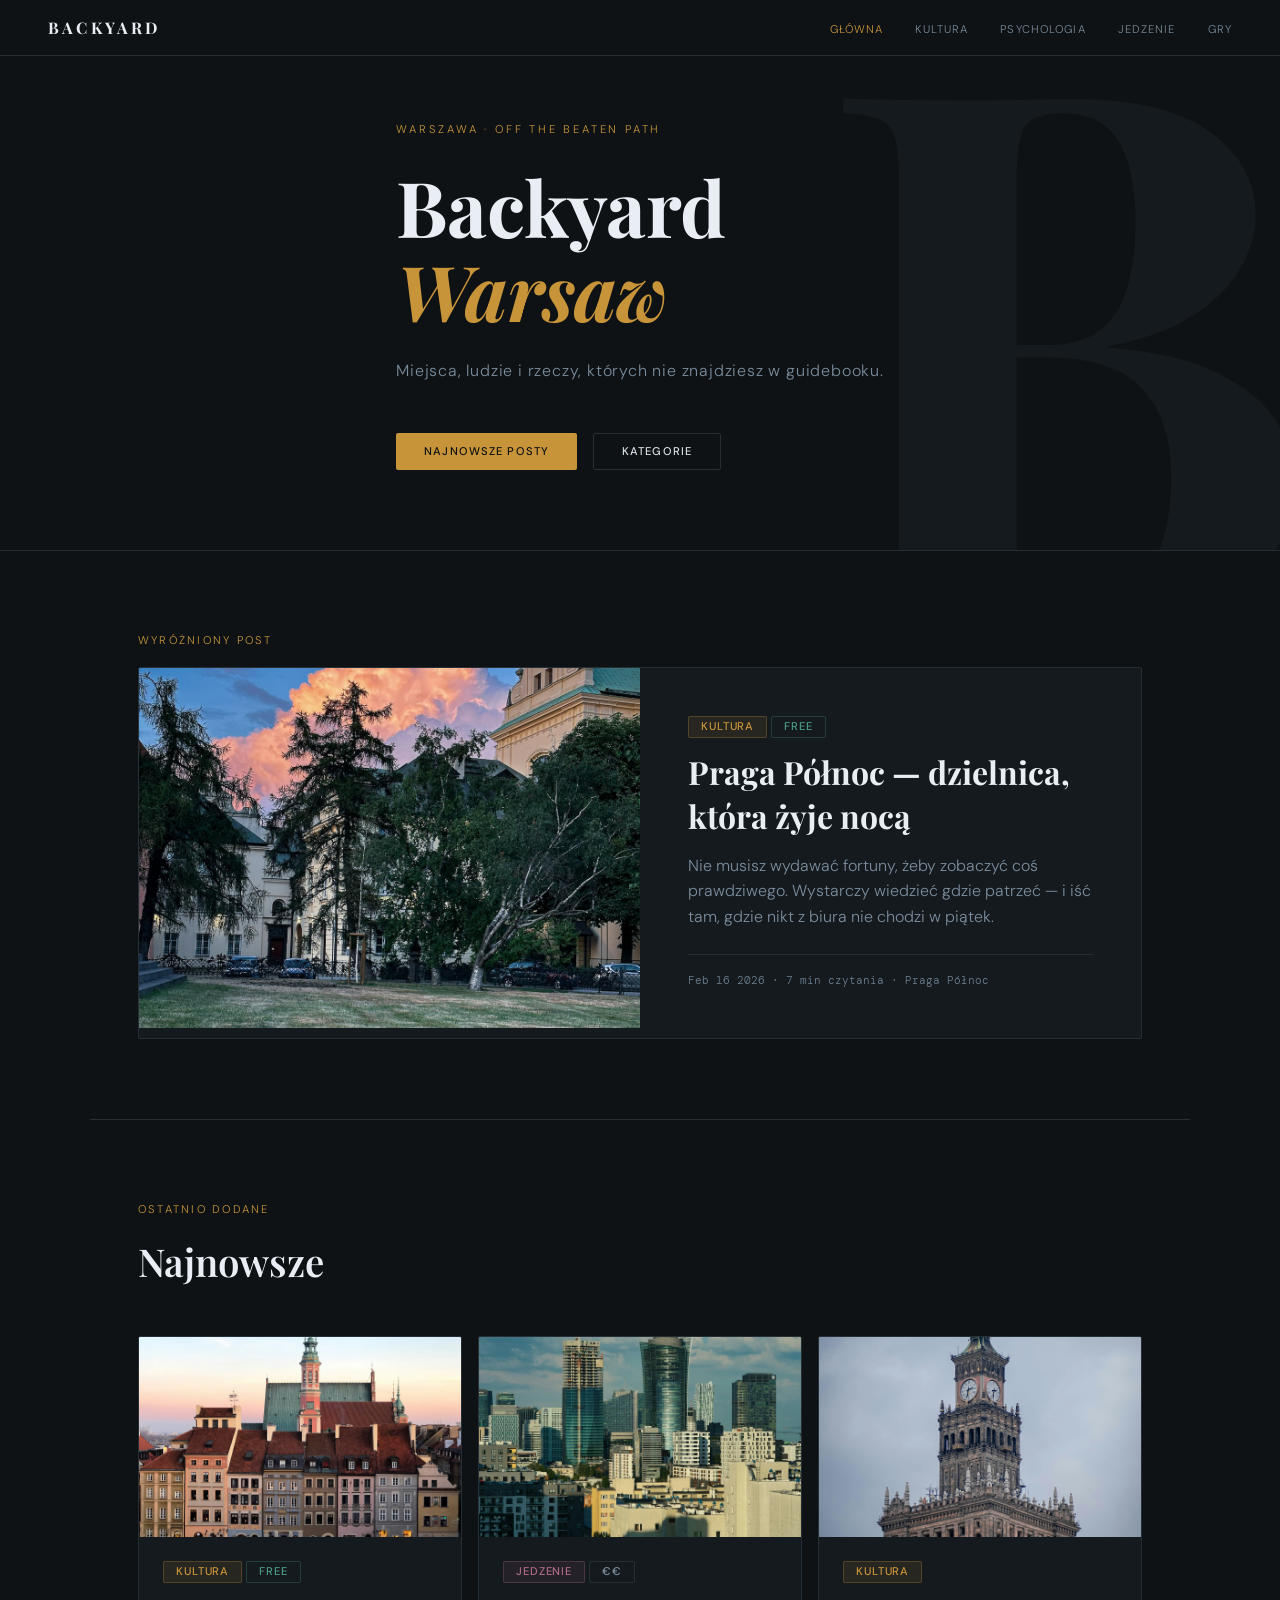
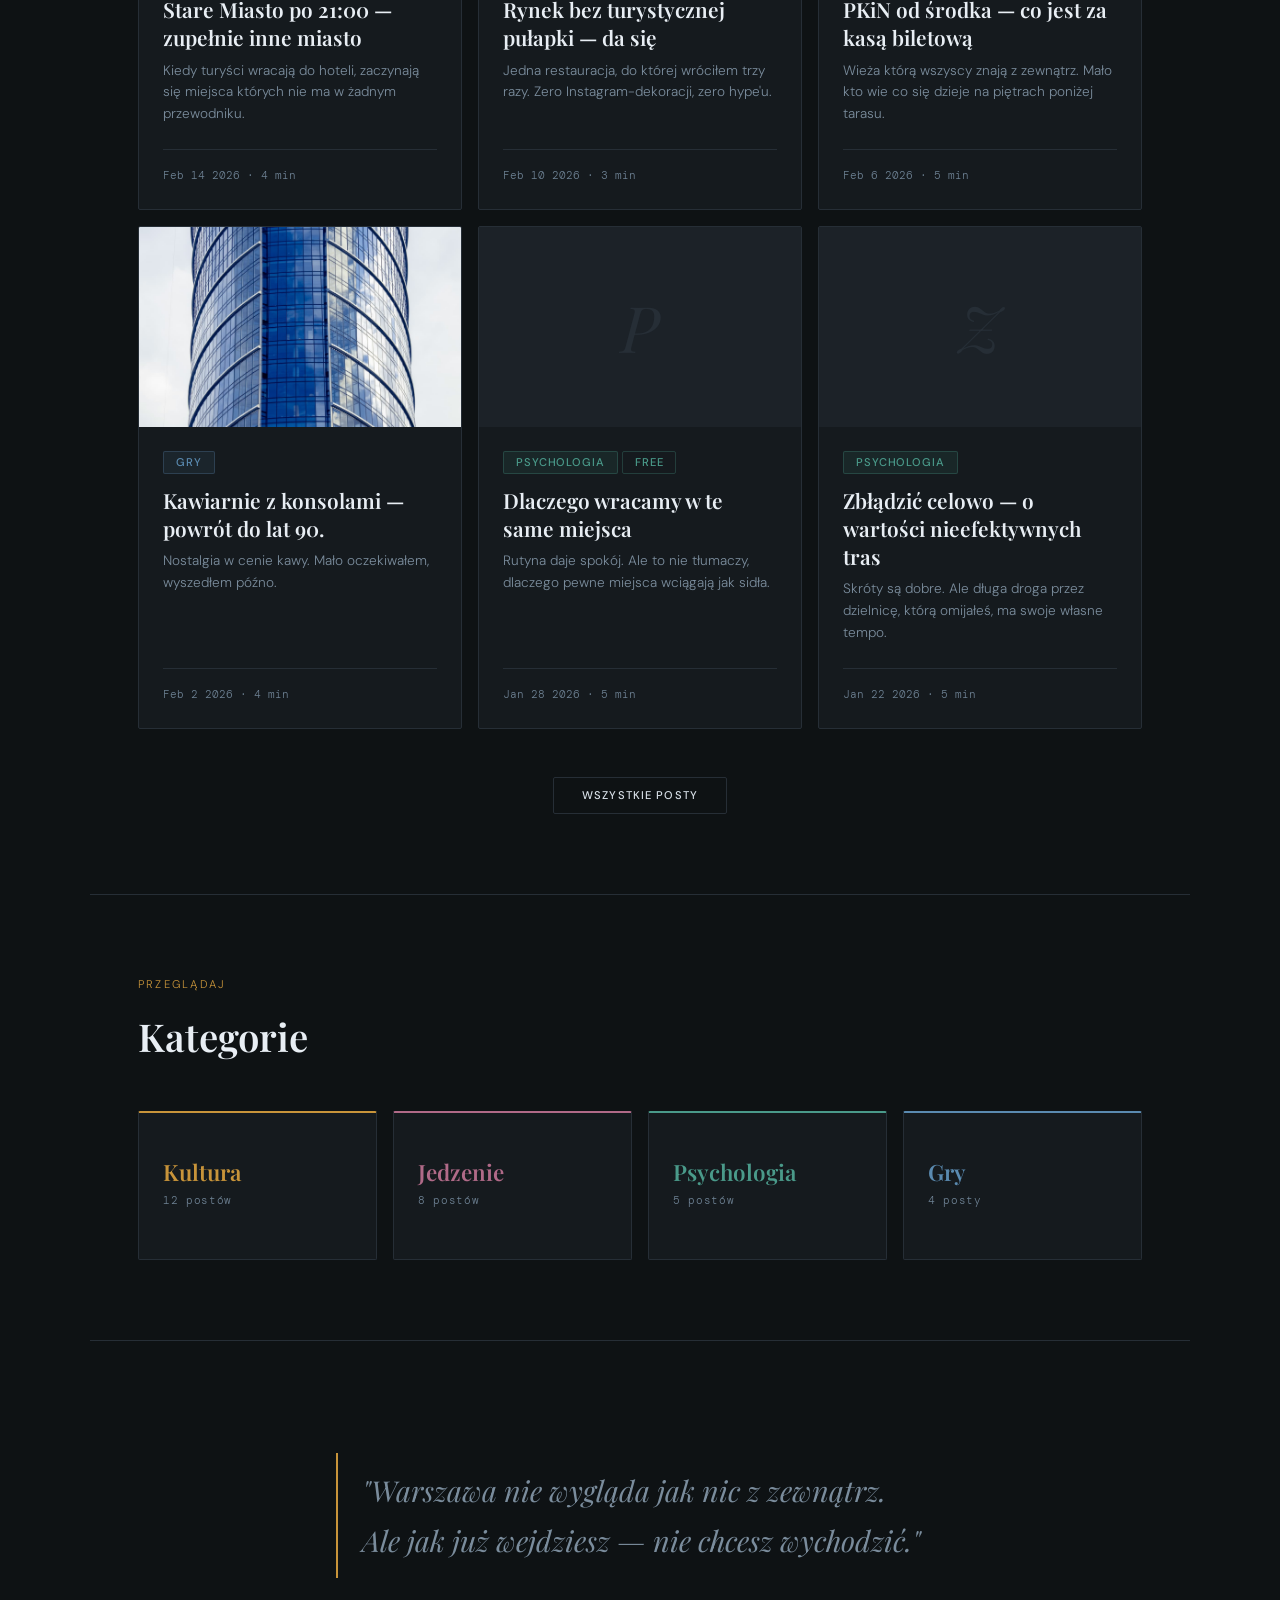
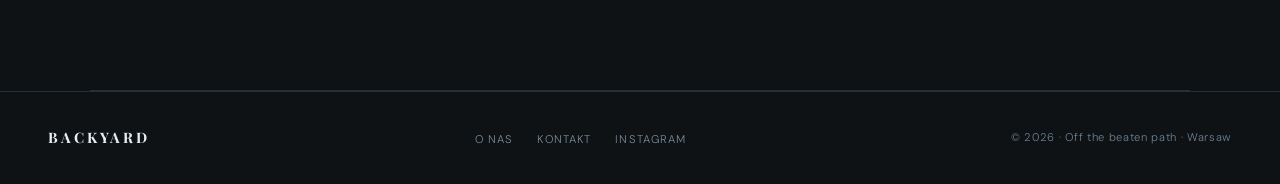
<file: index.html>
<!DOCTYPE html>
<html lang="pl">
<head>
  <meta charset="UTF-8">
  <meta name="viewport" content="width=device-width, initial-scale=1.0">
  <title>Backyard — Off the beaten path</title>
  <meta name="description" content="Backyard — warszawski blog o miejscach, kulturze i ludziach z dala od utartych szlaków.">

  <link rel="icon" type="image/svg+xml" href="favicon-32.svg">
  <link rel="apple-touch-icon" href="apple-touch-icon.svg">

  <link rel="preconnect" href="https://fonts.googleapis.com">
  <link href="https://fonts.googleapis.com/css2?family=Playfair+Display:ital,wght@0,400;0,600;0,700;1,400;1,600&family=DM+Sans:wght@300;400;500&family=DM+Mono:wght@400;500&display=swap" rel="stylesheet">

  <link rel="stylesheet" href="tokens.css">
  <link rel="stylesheet" href="base.css">
  <link rel="stylesheet" href="index.css">
</head>
<body>

  <!-- ============================================================
       NAVIGATION
  ============================================================ -->
  <header>
    <nav class="nav">
      <a href="index.html" class="nav__brand">Backyard</a>
      <ul class="nav__links">
        <li><a href="index.html" class="nav__link" aria-current="page">Główna</a></li>
        <li><a href="#kultura" class="nav__link">Kultura</a></li>
        <li><a href="#psychologia" class="nav__link">Psychologia</a></li>
        <li><a href="#jedzenie" class="nav__link">Jedzenie</a></li>
        <li><a href="#gry" class="nav__link">Gry</a></li>
      </ul>
    </nav>
  </header>

  <main>

    <!-- ============================================================
         HERO
    ============================================================ -->
    <section class="hero">
      <div class="hero__bg-letter" aria-hidden="true">B</div>
      <div class="hero__inner container">
        <p class="hero__tag">Warszawa · Off the beaten path</p>
        <h1 class="hero__title">Backyard<br><em>Warsaw</em></h1>
        <p class="hero__sub">Miejsca, ludzie i rzeczy, których nie znajdziesz w guidebooku.</p>
        <div class="hero__cta">
          <a href="#latest" class="btn btn--primary">Najnowsze posty</a>
          <a href="#categories" class="btn btn--outline">Kategorie</a>
        </div>
      </div>
    </section>

    <!-- ============================================================
         FEATURED POST (wide card)
    ============================================================ -->
    <section class="section-featured container" id="latest">
      <div class="section-label">Wyróżniony post</div>
      <a href="posts/nocna-warszawa.html" class="card card--featured">
        <div class="card__img card__img--featured">
          <img src="assets/images/ui/zachod-warszawa.jpg" alt="Warszawa nocą">
        </div>
        <div class="card__body">
          <div class="card__tags">
            <span class="tag tag--culture">Kultura</span>
            <span class="tag tag--free">Free</span>
          </div>
          <h2 class="card--featured__title">Praga Północ — dzielnica, która żyje nocą</h2>
          <p class="card__excerpt">Nie musisz wydawać fortuny, żeby zobaczyć coś prawdziwego. Wystarczy wiedzieć gdzie patrzeć — i iść tam, gdzie nikt z biura nie chodzi w piątek.</p>
          <footer class="card__meta">Feb 16 2026 · 7 min czytania · Praga Północ</footer>
        </div>
      </a>
    </section>

    <!-- ============================================================
         LATEST POSTS GRID
    ============================================================ -->
    <section class="section-posts container">
      <div class="section-label">Ostatnio dodane</div>
      <h2 class="section-title">Najnowsze</h2>

      <div class="posts-grid">

        <a href="posts/nocna-warszawa.html" class="card">
          <div class="card__img">
            <img src="assets/images/ui/stare-miasto-wieczor.jpg" alt="Stare Miasto wieczorem">
          </div>
          <div class="card__body">
            <div class="card__tags">
              <span class="tag tag--culture">Kultura</span>
              <span class="tag tag--free">Free</span>
            </div>
            <h3 class="card__title">Stare Miasto po 21:00 — zupełnie inne miasto</h3>
            <p class="card__excerpt">Kiedy turyści wracają do hoteli, zaczynają się miejsca których nie ma w żadnym przewodniku.</p>
            <footer class="card__meta">Feb 14 2026 · 4 min</footer>
          </div>
        </a>

        <a href="posts/nocna-warszawa.html" class="card">
          <div class="card__img">
            <img src="assets/images/ui/stare-miasto-rynek.jpg" alt="Rynek Starego Miasta">
          </div>
          <div class="card__body">
            <div class="card__tags">
              <span class="tag tag--food">Jedzenie</span>
              <span class="tag tag--price">€€</span>
            </div>
            <h3 class="card__title">Rynek bez turystycznej pułapki — da się</h3>
            <p class="card__excerpt">Jedna restauracja, do której wróciłem trzy razy. Zero Instagram-dekoracji, zero hype'u.</p>
            <footer class="card__meta">Feb 10 2026 · 3 min</footer>
          </div>
        </a>

        <a href="posts/nocna-warszawa.html" class="card">
          <div class="card__img">
            <img src="assets/images/ui/pkin-pionowy.jpg" alt="PKiN Warszawa">
          </div>
          <div class="card__body">
            <div class="card__tags">
              <span class="tag tag--culture">Kultura</span>
            </div>
            <h3 class="card__title">PKiN od środka — co jest za kasą biletową</h3>
            <p class="card__excerpt">Wieża którą wszyscy znają z zewnątrz. Mało kto wie co się dzieje na piętrach poniżej tarasu.</p>
            <footer class="card__meta">Feb 6 2026 · 5 min</footer>
          </div>
        </a>

        <a href="posts/nocna-warszawa.html" class="card">
          <div class="card__img">
            <img src="assets/images/ui/wiezowiec-szklo.jpg" alt="Nowoczesna Warszawa">
          </div>
          <div class="card__body">
            <div class="card__tags">
              <span class="tag tag--games">Gry</span>
            </div>
            <h3 class="card__title">Kawiarnie z konsolami — powrót do lat 90.</h3>
            <p class="card__excerpt">Nostalgia w cenie kawy. Mało oczekiwałem, wyszedłem późno.</p>
            <footer class="card__meta">Feb 2 2026 · 4 min</footer>
          </div>
        </a>

        <a href="posts/nocna-warszawa.html" class="card">
          <div class="card__img">
            <span class="card__img-placeholder" aria-hidden="true">P</span>
          </div>
          <div class="card__body">
            <div class="card__tags">
              <span class="tag tag--psych">Psychologia</span>
              <span class="tag tag--free">Free</span>
            </div>
            <h3 class="card__title">Dlaczego wracamy w te same miejsca</h3>
            <p class="card__excerpt">Rutyna daje spokój. Ale to nie tłumaczy, dlaczego pewne miejsca wciągają jak sidła.</p>
            <footer class="card__meta">Jan 28 2026 · 5 min</footer>
          </div>
        </a>

        <a href="posts/nocna-warszawa.html" class="card">
          <div class="card__img">
            <span class="card__img-placeholder" aria-hidden="true">Z</span>
          </div>
          <div class="card__body">
            <div class="card__tags">
              <span class="tag tag--psych">Psychologia</span>
            </div>
            <h3 class="card__title">Zbłądzić celowo — o wartości nieefektywnych tras</h3>
            <p class="card__excerpt">Skróty są dobre. Ale długa droga przez dzielnicę, którą omijałeś, ma swoje własne tempo.</p>
            <footer class="card__meta">Jan 22 2026 · 5 min</footer>
          </div>
        </a>

      </div>

      <div class="posts-more">
        <a href="#" class="btn btn--outline">Wszystkie posty</a>
      </div>
    </section>

    <!-- ============================================================
         CATEGORIES
    ============================================================ -->
    <section class="section-categories container" id="categories">
      <div class="section-label">Przeglądaj</div>
      <h2 class="section-title">Kategorie</h2>
      <div class="categories-grid">
        <a href="#kultura" class="category-card category-card--culture">
          <span class="category-card__label">Kultura</span>
          <span class="category-card__count">12 postów</span>
        </a>
        <a href="#jedzenie" class="category-card category-card--food">
          <span class="category-card__label">Jedzenie</span>
          <span class="category-card__count">8 postów</span>
        </a>
        <a href="#psychologia" class="category-card category-card--psych">
          <span class="category-card__label">Psychologia</span>
          <span class="category-card__count">5 postów</span>
        </a>
        <a href="#gry" class="category-card category-card--games">
          <span class="category-card__label">Gry</span>
          <span class="category-card__count">4 posty</span>
        </a>
      </div>
    </section>

    <!-- ============================================================
         QUOTE INTERLUDE
    ============================================================ -->
    <section class="section-quote container">
      <blockquote class="blockquote blockquote--large">
        "Warszawa nie wygląda jak nic z zewnątrz.<br>
        Ale jak już wejdziesz — nie chcesz wychodzić."
      </blockquote>
    </section>

  </main>

  <!-- ============================================================
       FOOTER
  ============================================================ -->
  <footer class="footer">
    <a href="index.html" class="footer__brand">Backyard</a>
    <ul class="footer__links">
      <li><a href="pages/o-nas.html" class="footer__link">O nas</a></li>
      <li><a href="pages/kontakt.html" class="footer__link">Kontakt</a></li>
      <li><a href="#" class="footer__link">Instagram</a></li>
    </ul>
    <p class="footer__copy">© 2026 · Off the beaten path · Warsaw</p>
  </footer>

</body>
</html>
</file>
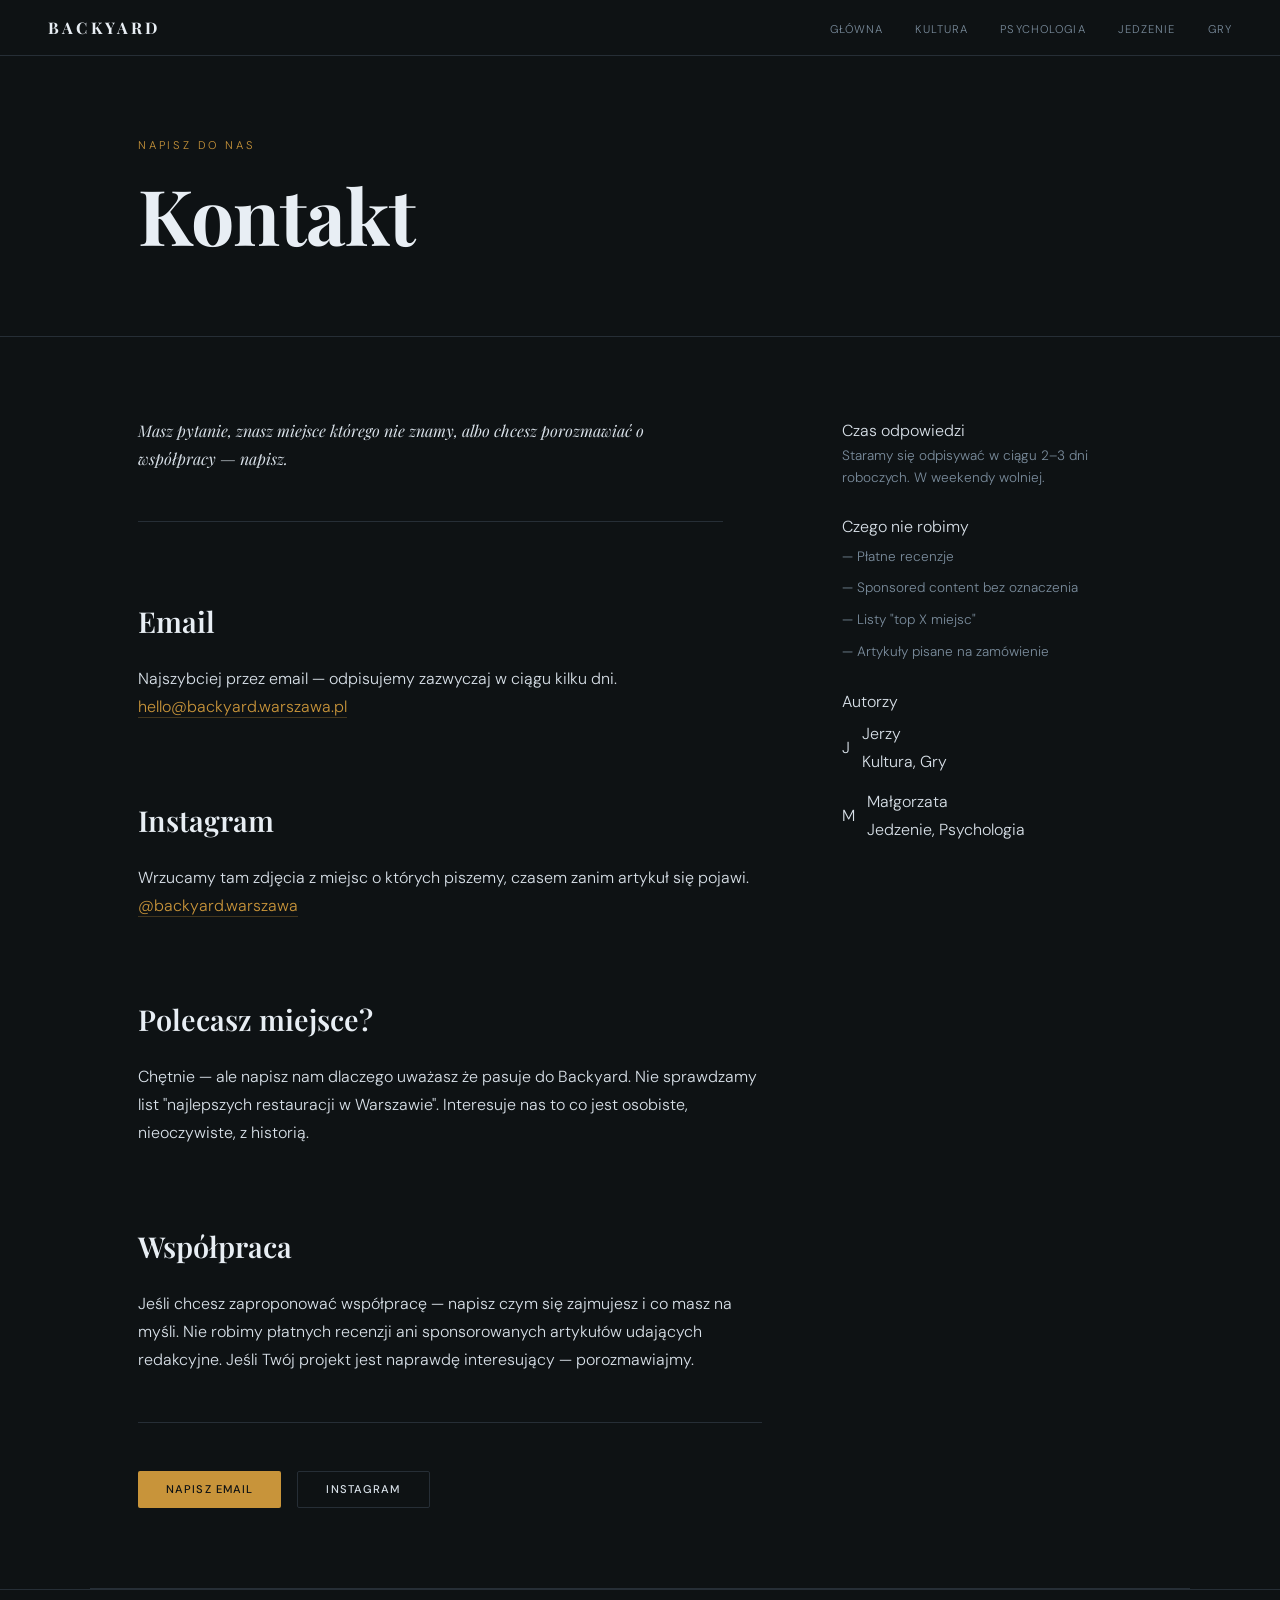
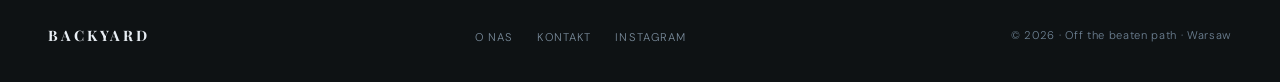
<file: pages/kontakt.html>
<!DOCTYPE html>
<html lang="pl">
<head>
  <meta charset="UTF-8">
  <meta name="viewport" content="width=device-width, initial-scale=1.0">
  <title>Kontakt · Backyard</title>
  <meta name="description" content="Napisz do nas — pytania, propozycje, polecenia miejsc.">

  <link rel="icon" type="image/svg+xml" href="../assets/icons/favicon-32.svg">
  <link rel="apple-touch-icon" href="../assets/icons/apple-touch-icon.svg">

  <link rel="preconnect" href="https://fonts.googleapis.com">
  <link href="https://fonts.googleapis.com/css2?family=Playfair+Display:ital,wght@0,400;0,600;0,700;1,400;1,600&family=DM+Sans:wght@300;400;500&family=DM+Mono:wght@400;500&display=swap" rel="stylesheet">

  <link rel="stylesheet" href="../tokens.css">
  <link rel="stylesheet" href="../base.css">
  <link rel="stylesheet" href="pages.css">
</head>
<body>

  <header>
    <nav class="nav">
      <a href="../index.html" class="nav__brand">Backyard</a>
      <ul class="nav__links">
        <li><a href="../index.html" class="nav__link">Główna</a></li>
        <li><a href="#" class="nav__link">Kultura</a></li>
        <li><a href="#" class="nav__link">Psychologia</a></li>
        <li><a href="#" class="nav__link">Jedzenie</a></li>
        <li><a href="#" class="nav__link">Gry</a></li>
      </ul>
    </nav>
  </header>

  <main>

    <!-- PAGE HERO -->
    <div class="page-hero">
      <div class="page-hero__inner container">
        <p class="page-hero__tag">Napisz do nas</p>
        <h1 class="page-hero__title">Kontakt</h1>
      </div>
    </div>

    <!-- CONTENT -->
    <div class="page-content container">

      <div class="page-body">

        <p class="page-lead">
          Masz pytanie, znasz miejsce którego nie znamy, albo chcesz porozmawiać o współpracy — napisz.
        </p>

        <h2>Email</h2>

        <p>
          Najszybciej przez email — odpisujemy zazwyczaj w ciągu kilku dni.
          <a href="mailto:hello@backyard.warszawa.pl" class="page-link">hello@backyard.warszawa.pl</a>
        </p>

        <h2>Instagram</h2>

        <p>
          Wrzucamy tam zdjęcia z miejsc o których piszemy, czasem zanim artykuł się pojawi.
          <a href="#" class="page-link">@backyard.warszawa</a>
          <!-- TODO: podmień na prawdziwy link -->
        </p>

        <h2>Polecasz miejsce?</h2>

        <p>
          Chętnie — ale napisz nam dlaczego uważasz że pasuje do Backyard. Nie sprawdzamy list "najlepszych restauracji w Warszawie". Interesuje nas to co jest osobiste, nieoczywiste, z historią.
        </p>

        <h2>Współpraca</h2>

        <p>
          Jeśli chcesz zaproponować współpracę — napisz czym się zajmujesz i co masz na myśli. Nie robimy płatnych recenzji ani sponsorowanych artykułów udających redakcyjne. Jeśli Twój projekt jest naprawdę interesujący — porozmawiajmy.
        </p>

        <div class="contact-links">
          <a href="mailto:hello@backyard.warszawa.pl" class="btn btn--primary">Napisz email</a>
          <a href="#" class="btn btn--outline">Instagram</a>
        </div>

      </div>

      <!-- SIDEBAR INFO -->
      <aside class="page-sidebar">

        <div class="sidebar-widget">
          <div class="sidebar-widget__label">Czas odpowiedzi</div>
          <p style="font-size: var(--fs-sm); color: var(--text-muted); line-height: 1.6;">
            Staramy się odpisywać w ciągu 2–3 dni roboczych. W weekendy wolniej.
          </p>
        </div>

        <div class="sidebar-widget">
          <div class="sidebar-widget__label">Czego nie robimy</div>
          <ul style="list-style: none; display: flex; flex-direction: column; gap: 8px; margin-top: 4px;">
            <li style="font-size: var(--fs-sm); color: var(--text-muted);">— Płatne recenzje</li>
            <li style="font-size: var(--fs-sm); color: var(--text-muted);">— Sponsored content bez oznaczenia</li>
            <li style="font-size: var(--fs-sm); color: var(--text-muted);">— Listy "top X miejsc"</li>
            <li style="font-size: var(--fs-sm); color: var(--text-muted);">— Artykuły pisane na zamówienie</li>
          </ul>
        </div>

        <div class="sidebar-widget">
          <div class="sidebar-widget__label">Autorzy</div>
          <div style="display: flex; flex-direction: column; gap: 12px; margin-top: 4px;">
            <div style="display: flex; align-items: center; gap: 12px;">
              <div class="author-avatar">J</div>
              <div>
                <div class="author-name">Jerzy</div>
                <div class="author-bio">Kultura, Gry</div>
              </div>
            </div>
            <div style="display: flex; align-items: center; gap: 12px;">
              <div class="author-avatar">M</div>
              <div>
                <div class="author-name">Małgorzata</div>
                <div class="author-bio">Jedzenie, Psychologia</div>
              </div>
            </div>
          </div>
        </div>

      </aside>

    </div>

  </main>

  <footer class="footer">
    <a href="../index.html" class="footer__brand">Backyard</a>
    <ul class="footer__links">
      <li><a href="o-nas.html" class="footer__link">O nas</a></li>
      <li><a href="kontakt.html" class="footer__link">Kontakt</a></li>
      <li><a href="#" class="footer__link">Instagram</a></li>
    </ul>
    <p class="footer__copy">© 2026 · Off the beaten path · Warsaw</p>
  </footer>

</body>
</html>
</file>
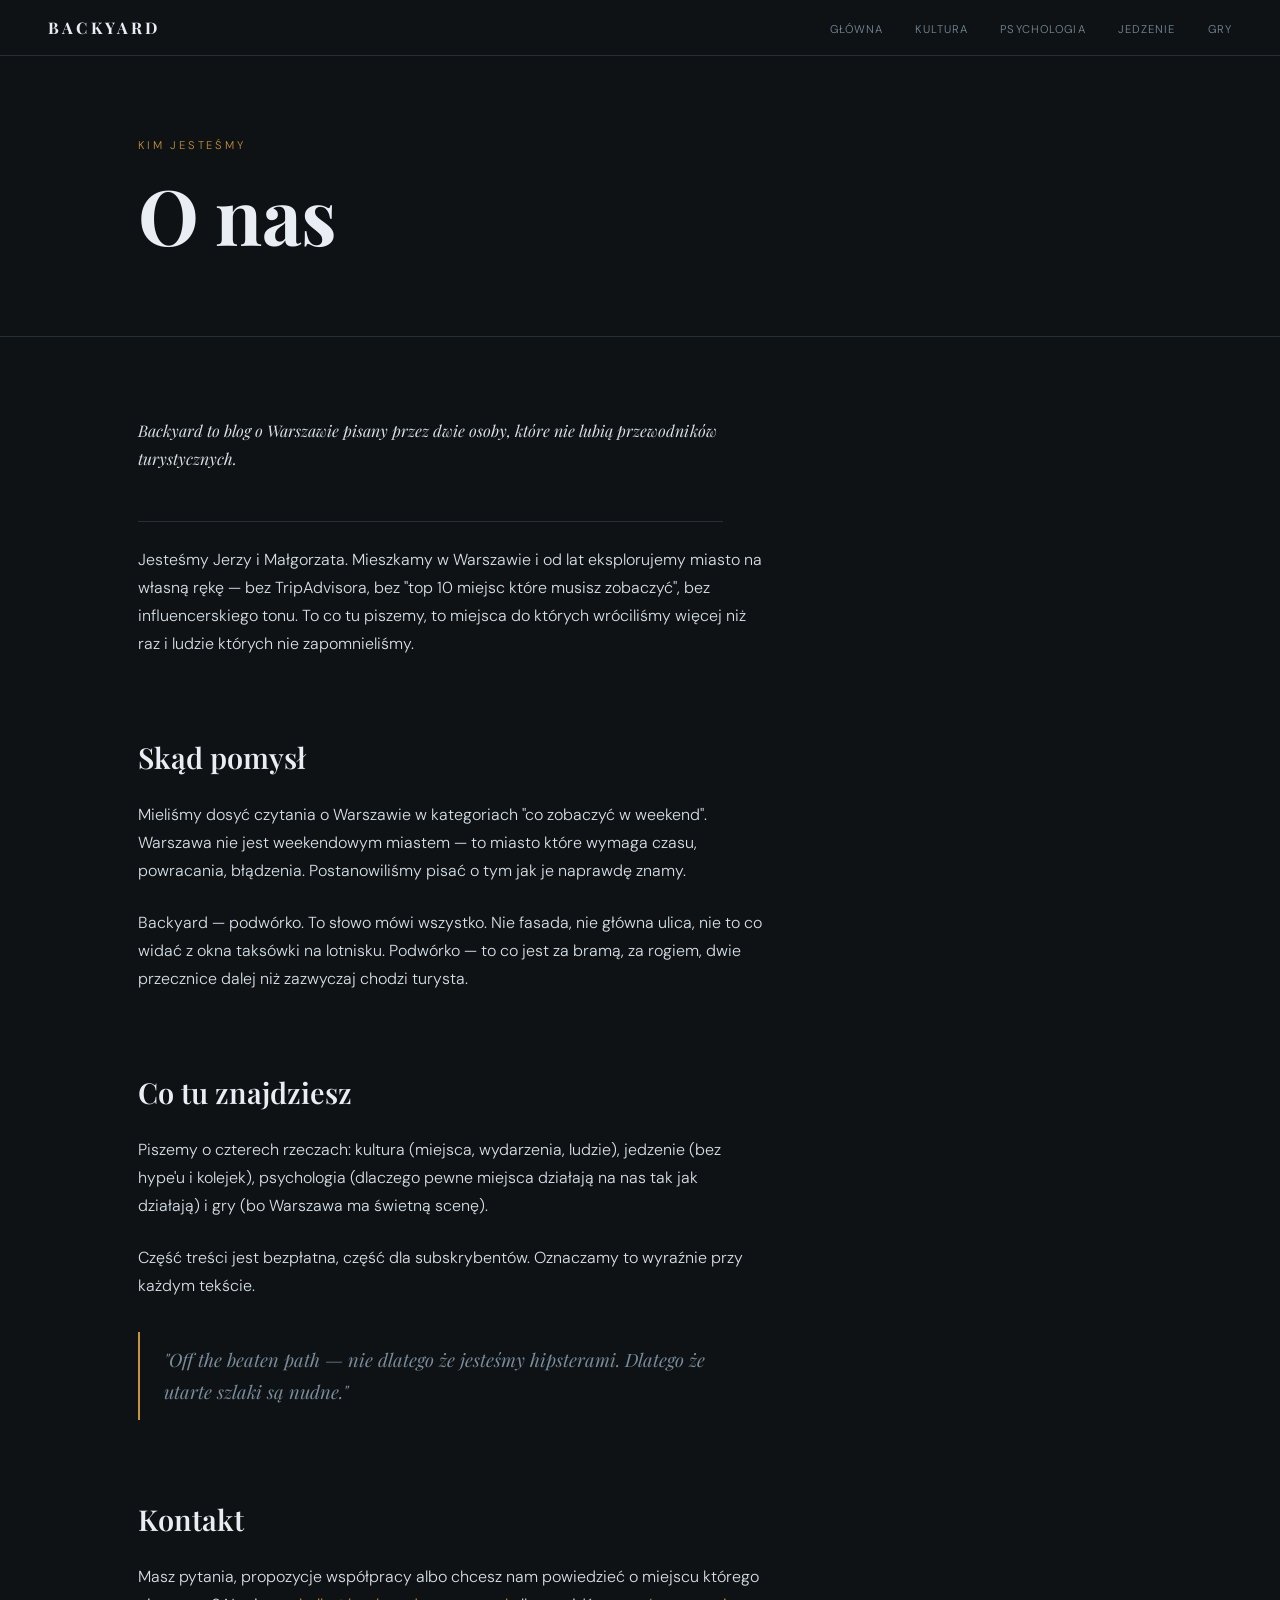
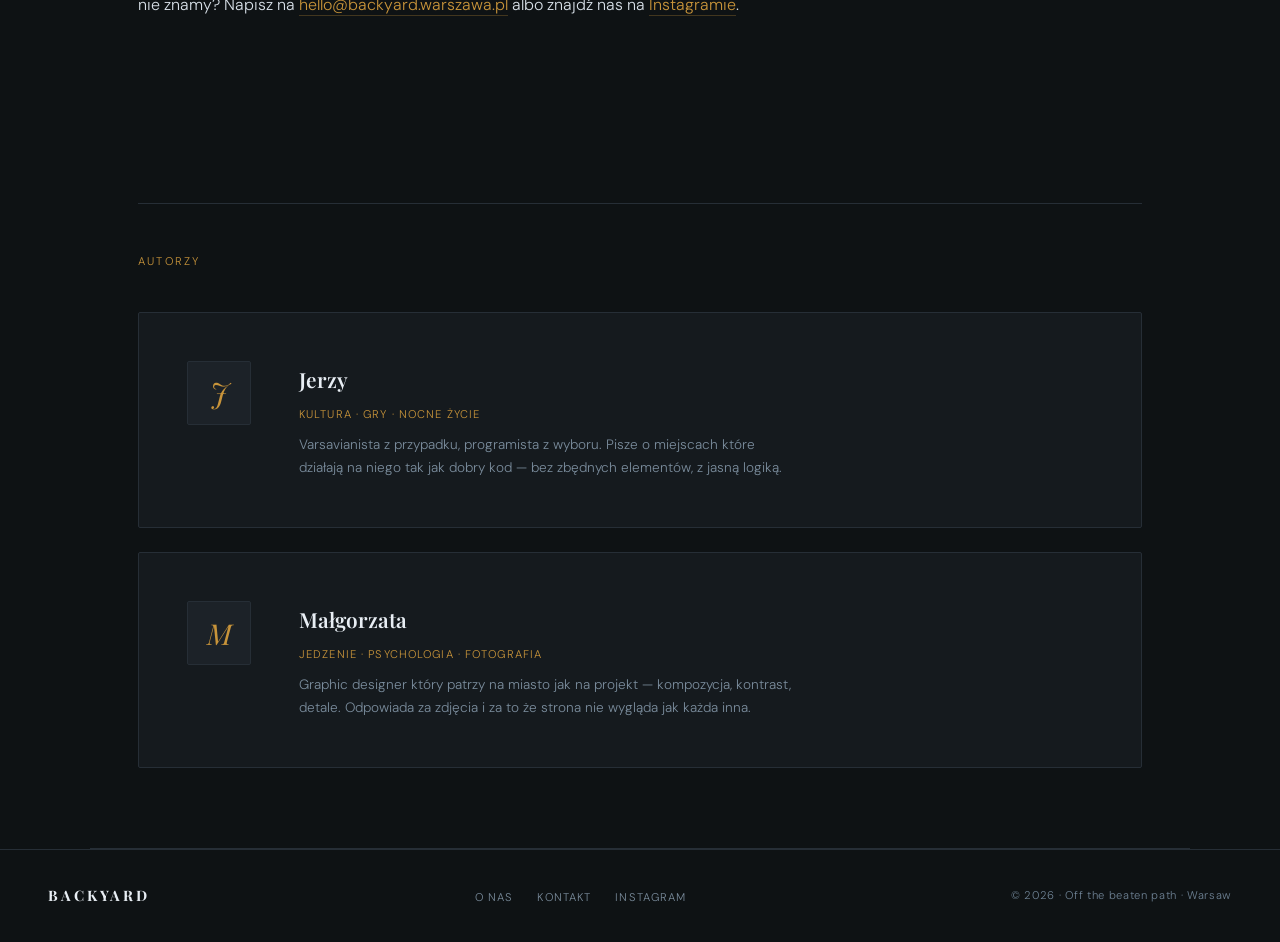
<file: pages/o-nas.html>
<!DOCTYPE html>
<html lang="pl">
<head>
  <meta charset="UTF-8">
  <meta name="viewport" content="width=device-width, initial-scale=1.0">
  <title>O nas · Backyard</title>
  <meta name="description" content="Kim jesteśmy i dlaczego piszemy o Warszawie.">

  <link rel="icon" type="image/svg+xml" href="../assets/icons/favicon-32.svg">
  <link rel="apple-touch-icon" href="../assets/icons/apple-touch-icon.svg">

  <link rel="preconnect" href="https://fonts.googleapis.com">
  <link href="https://fonts.googleapis.com/css2?family=Playfair+Display:ital,wght@0,400;0,600;0,700;1,400;1,600&family=DM+Sans:wght@300;400;500&family=DM+Mono:wght@400;500&display=swap" rel="stylesheet">

  <link rel="stylesheet" href="../tokens.css">
  <link rel="stylesheet" href="../base.css">
  <link rel="stylesheet" href="pages.css">
</head>
<body>

  <header>
    <nav class="nav">
      <a href="../index.html" class="nav__brand">Backyard</a>
      <ul class="nav__links">
        <li><a href="../index.html" class="nav__link">Główna</a></li>
        <li><a href="#" class="nav__link">Kultura</a></li>
        <li><a href="#" class="nav__link">Psychologia</a></li>
        <li><a href="#" class="nav__link">Jedzenie</a></li>
        <li><a href="#" class="nav__link">Gry</a></li>
      </ul>
    </nav>
  </header>

  <main>

    <!-- PAGE HERO -->
    <div class="page-hero">
      <div class="page-hero__inner container">
        <p class="page-hero__tag">Kim jesteśmy</p>
        <h1 class="page-hero__title">O nas</h1>
      </div>
    </div>

    <!-- CONTENT -->
    <div class="page-content container">

      <div class="page-body">

        <p class="page-lead">
          Backyard to blog o Warszawie pisany przez dwie osoby, które nie lubią przewodników turystycznych.
        </p>

        <p>
          Jesteśmy Jerzy i Małgorzata. Mieszkamy w Warszawie i od lat eksplorujemy miasto na własną rękę — bez TripAdvisora, bez "top 10 miejsc które musisz zobaczyć", bez influencerskiego tonu. To co tu piszemy, to miejsca do których wróciliśmy więcej niż raz i ludzie których nie zapomnieliśmy.
        </p>

        <h2>Skąd pomysł</h2>

        <p>
          Mieliśmy dosyć czytania o Warszawie w kategoriach "co zobaczyć w weekend". Warszawa nie jest weekendowym miastem — to miasto które wymaga czasu, powracania, błądzenia. Postanowiliśmy pisać o tym jak je naprawdę znamy.
        </p>

        <p>
          Backyard — podwórko. To słowo mówi wszystko. Nie fasada, nie główna ulica, nie to co widać z okna taksówki na lotnisku. Podwórko — to co jest za bramą, za rogiem, dwie przecznice dalej niż zazwyczaj chodzi turysta.
        </p>

        <h2>Co tu znajdziesz</h2>

        <p>
          Piszemy o czterech rzeczach: kultura (miejsca, wydarzenia, ludzie), jedzenie (bez hype'u i kolejek), psychologia (dlaczego pewne miejsca działają na nas tak jak działają) i gry (bo Warszawa ma świetną scenę).
        </p>

        <p>
          Część treści jest bezpłatna, część dla subskrybentów. Oznaczamy to wyraźnie przy każdym tekście.
        </p>

        <blockquote class="blockquote">
          "Off the beaten path — nie dlatego że jesteśmy hipsterami. Dlatego że utarte szlaki są nudne."
        </blockquote>

        <h2>Kontakt</h2>

        <p>
          Masz pytania, propozycje współpracy albo chcesz nam powiedzieć o miejscu którego nie znamy?
          Napisz na <a href="mailto:hello@backyard.warszawa.pl" class="page-link">hello@backyard.warszawa.pl</a>
          albo znajdź nas na <a href="#" class="page-link">Instagramie</a>.
        </p>

      </div>

      <!-- AUTHORS -->
      <div class="authors">
        <div class="section-label">Autorzy</div>

        <div class="author-card">
          <div class="author-card__avatar">J</div>
          <div class="author-card__body">
            <div class="author-card__name">Jerzy</div>
            <div class="author-card__role">Kultura · Gry · Nocne życie</div>
            <p class="author-card__bio">
              <!-- TODO: krótki opis Jerzego -->
              Varsavianista z przypadku, programista z wyboru. Pisze o miejscach które działają na niego tak jak dobry kod — bez zbędnych elementów, z jasną logiką.
            </p>
          </div>
        </div>

        <div class="author-card">
          <div class="author-card__avatar">M</div>
          <div class="author-card__body">
            <div class="author-card__name">Małgorzata</div>
            <div class="author-card__role">Jedzenie · Psychologia · Fotografia</div>
            <p class="author-card__bio">
              <!-- TODO: krótki opis Małgosi -->
              Graphic designer który patrzy na miasto jak na projekt — kompozycja, kontrast, detale. Odpowiada za zdjęcia i za to że strona nie wygląda jak każda inna.
            </p>
          </div>
        </div>

      </div>

    </div>

  </main>

  <footer class="footer">
    <a href="../index.html" class="footer__brand">Backyard</a>
    <ul class="footer__links">
      <li><a href="o-nas.html" class="footer__link">O nas</a></li>
      <li><a href="kontakt.html" class="footer__link">Kontakt</a></li>
      <li><a href="#" class="footer__link">Instagram</a></li>
    </ul>
    <p class="footer__copy">© 2026 · Off the beaten path · Warsaw</p>
  </footer>

</body>
</html>
</file>
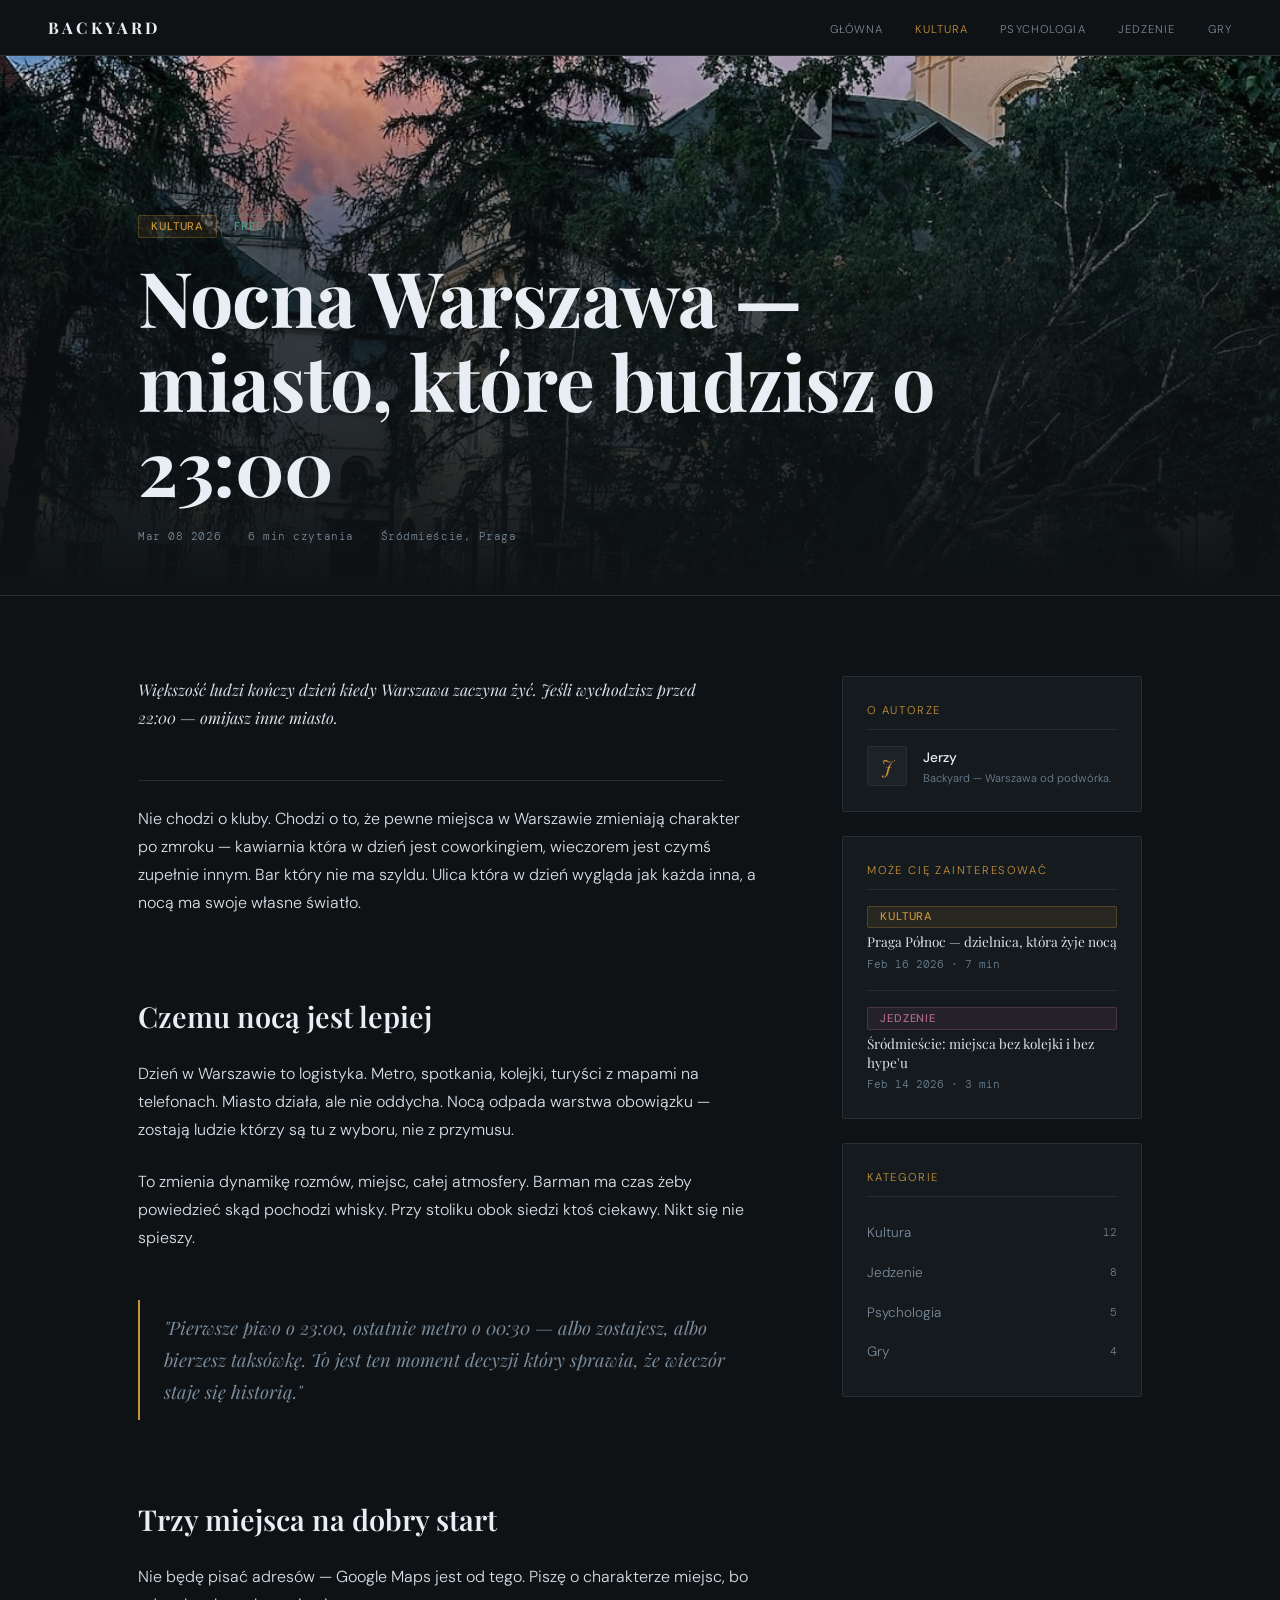
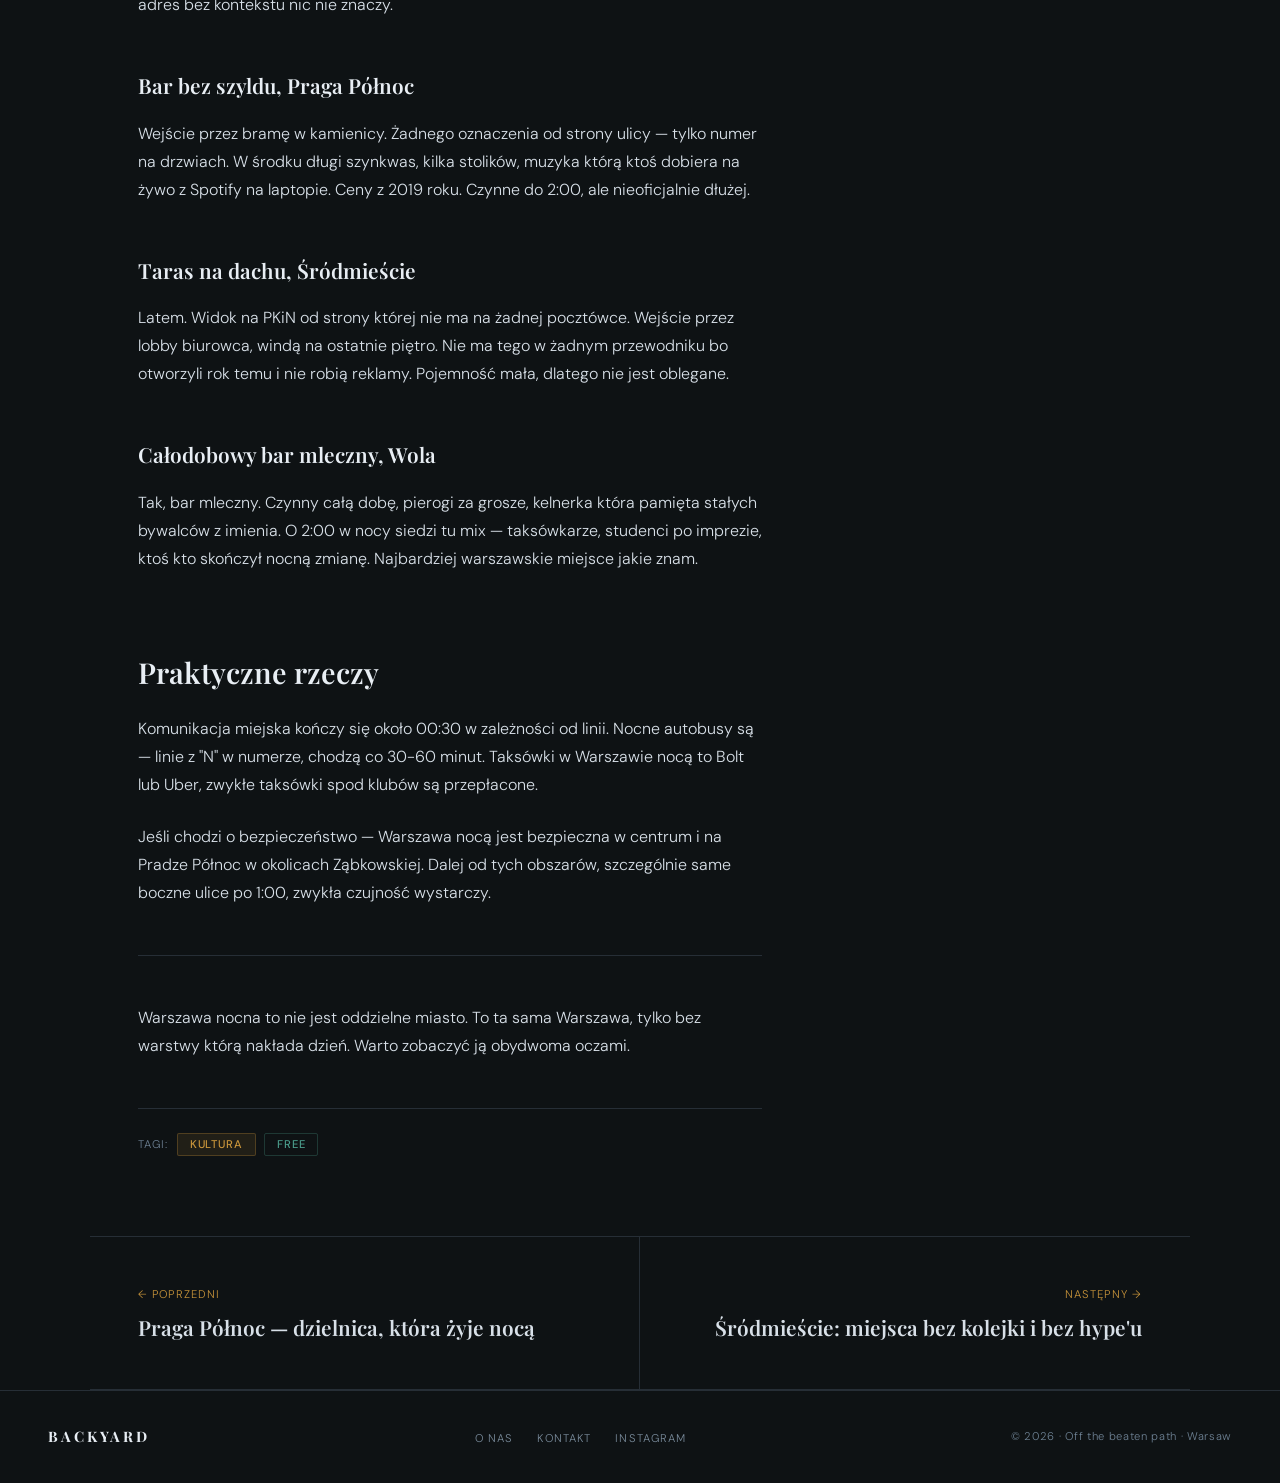
<file: posts/nocna-warszawa.html>
<!DOCTYPE html>
<html lang="pl">
<head>
  <meta charset="UTF-8">
  <meta name="viewport" content="width=device-width, initial-scale=1.0">
  <title>Nocna Warszawa — miasto, które budzisz o 23:00 · Backyard</title>
  <meta name="description" content="Większość ludzi kończy dzień kiedy Warszawa zaczyna żyć. Przewodnik po mieście dla tych, którzy wychodzą późno.">
  <meta property="og:title" content="Nocna Warszawa — miasto, które budzisz o 23:00">
  <meta property="og:description" content="Większość ludzi kończy dzień kiedy Warszawa zaczyna żyć.">
  <meta property="og:image" content="../assets/images/posts/nocna-warszawa/cover.jpg">

  <link rel="icon" type="image/svg+xml" href="../assets/icons/favicon-32.svg">
  <link rel="apple-touch-icon" href="../assets/icons/apple-touch-icon.svg">

  <link rel="preconnect" href="https://fonts.googleapis.com">
  <link href="https://fonts.googleapis.com/css2?family=Playfair+Display:ital,wght@0,400;0,600;0,700;1,400;1,600&family=DM+Sans:wght@300;400;500&family=DM+Mono:wght@400;500&display=swap" rel="stylesheet">

  <link rel="stylesheet" href="../tokens.css">
  <link rel="stylesheet" href="../base.css">
  <link rel="stylesheet" href="posts.css">
</head>
<body>

  <!-- NAV -->
  <header>
    <nav class="nav">
      <a href="../index.html" class="nav__brand">Backyard</a>
      <ul class="nav__links">
        <li><a href="../index.html" class="nav__link">Główna</a></li>
        <li><a href="#" class="nav__link" aria-current="page">Kultura</a></li>
        <li><a href="#" class="nav__link">Psychologia</a></li>
        <li><a href="#" class="nav__link">Jedzenie</a></li>
        <li><a href="#" class="nav__link">Gry</a></li>
      </ul>
    </nav>
  </header>

  <main>

    <!-- HERO -->
    <div class="article-hero">
      <div class="article-hero__img">
        <!-- Zamień src na swoje zdjęcie gdy będzie gotowe -->
        <img src="../assets/images/posts/nocna-warszawa/cover.jpg" alt="Nocna Warszawa — mokra ulica z latarniami">
      </div>
      <div class="article-hero__overlay"></div>
      <div class="article-hero__content container">
        <div class="article-hero__tags">
          <span class="tag tag--culture">Kultura</span>
          <span class="tag tag--free">Free</span>
        </div>
        <h1 class="article-hero__title">Nocna Warszawa —<br>miasto, które budzisz o 23:00</h1>
        <div class="article-hero__meta">
          <span class="article-meta__date">Mar 08 2026</span>
          <span class="article-meta__dot" aria-hidden="true">·</span>
          <span class="article-meta__read">6 min czytania</span>
          <span class="article-meta__dot" aria-hidden="true">·</span>
          <span class="article-meta__location">Śródmieście, Praga</span>
        </div>
      </div>
    </div>

    <!-- TREŚĆ + SIDEBAR -->
    <div class="article-layout container">

      <article class="article-content">

        <!-- Lead — pierwsze zdanie, wyróżnione -->
        <p class="article-lead">
          Większość ludzi kończy dzień kiedy Warszawa zaczyna żyć. Jeśli wychodzisz przed 22:00 — omijasz inne miasto.
        </p>

        <p>
          Nie chodzi o kluby. Chodzi o to, że pewne miejsca w Warszawie zmieniają charakter po zmroku — kawiarnia która w dzień jest coworkingiem, wieczorem jest czymś zupełnie innym. Bar który nie ma szyldu. Ulica która w dzień wygląda jak każda inna, a nocą ma swoje własne światło.
        </p>

        <h2>Czemu nocą jest lepiej</h2>

        <p>
          Dzień w Warszawie to logistyka. Metro, spotkania, kolejki, turyści z mapami na telefonach. Miasto działa, ale nie oddycha. Nocą odpada warstwa obowiązku — zostają ludzie którzy są tu z wyboru, nie z przymusu.
        </p>

        <p>
          To zmienia dynamikę rozmów, miejsc, całej atmosfery. Barman ma czas żeby powiedzieć skąd pochodzi whisky. Przy stoliku obok siedzi ktoś ciekawy. Nikt się nie spieszy.
        </p>

        <!-- Blockquote — pull quote, coś do zescreenowania -->
        <blockquote class="blockquote">
          "Pierwsze piwo o 23:00, ostatnie metro o 00:30 — albo zostajesz, albo bierzesz taksówkę. To jest ten moment decyzji który sprawia, że wieczór staje się historią."
        </blockquote>

        <h2>Trzy miejsca na dobry start</h2>

        <p>
          Nie będę pisać adresów — Google Maps jest od tego. Piszę o charakterze miejsc, bo adres bez kontekstu nic nie znaczy.
        </p>

        <h3>Bar bez szyldu, Praga Północ</h3>

        <p>
          Wejście przez bramę w kamienicy. Żadnego oznaczenia od strony ulicy — tylko numer na drzwiach. W środku długi szynkwas, kilka stolików, muzyka którą ktoś dobiera na żywo z Spotify na laptopie. Ceny z 2019 roku. Czynne do 2:00, ale nieoficjalnie dłużej.
        </p>

        <h3>Taras na dachu, Śródmieście</h3>

        <p>
          Latem. Widok na PKiN od strony której nie ma na żadnej pocztówce. Wejście przez lobby biurowca, windą na ostatnie piętro. Nie ma tego w żadnym przewodniku bo otworzyli rok temu i nie robią reklamy. Pojemność mała, dlatego nie jest oblegane.
        </p>

        <h3>Całodobowy bar mleczny, Wola</h3>

        <p>
          Tak, bar mleczny. Czynny całą dobę, pierogi za grosze, kelnerka która pamięta stałych bywalców z imienia. O 2:00 w nocy siedzi tu mix — taksówkarze, studenci po imprezie, ktoś kto skończył nocną zmianę. Najbardziej warszawskie miejsce jakie znam.
        </p>

        <!-- Inline zdjęcie — dodasz gdy będziesz mieć -->
        <!--
        <figure class="article-figure">
          <img src="../assets/images/posts/nocna-warszawa/01.jpg" alt="Nocna ulica Warszawy">
          <figcaption>Mokra nawierzchnia odbija światła latarni — ten widok jest wszędzie, jeśli wiesz kiedy wyjść.</figcaption>
        </figure>
        -->

        <h2>Praktyczne rzeczy</h2>

        <p>
          Komunikacja miejska kończy się około 00:30 w zależności od linii. Nocne autobusy są — linie z "N" w numerze, chodzą co 30-60 minut. Taksówki w Warszawie nocą to Bolt lub Uber, zwykłe taksówki spod klubów są przepłacone.
        </p>

        <p>
          Jeśli chodzi o bezpieczeństwo — Warszawa nocą jest bezpieczna w centrum i na Pradze Północ w okolicach Ząbkowskiej. Dalej od tych obszarów, szczególnie same boczne ulice po 1:00, zwykła czujność wystarczy.
        </p>

        <div class="article-divider"></div>

        <p>
          Warszawa nocna to nie jest oddzielne miasto. To ta sama Warszawa, tylko bez warstwy którą nakłada dzień. Warto zobaczyć ją obydwoma oczami.
        </p>

        <div class="article-tags">
          <span class="article-tags__label">Tagi:</span>
          <span class="tag tag--culture">Kultura</span>
          <span class="tag tag--free">Free</span>
        </div>

      </article>

      <!-- SIDEBAR -->
      <aside class="article-sidebar">

        <div class="sidebar-widget">
          <div class="sidebar-widget__label">O autorze</div>
          <div class="sidebar-widget__author">
            <div class="author-avatar" aria-hidden="true">J</div>
            <div>
              <div class="author-name">Jerzy</div>
              <div class="author-bio">Backyard — Warszawa od podwórka.</div>
            </div>
          </div>
        </div>

        <div class="sidebar-widget">
          <div class="sidebar-widget__label">Może Cię zainteresować</div>
          <ul class="sidebar-related">
            <li class="sidebar-related__item">
              <a href="praga-polnoc.html" class="sidebar-related__link">
                <span class="sidebar-related__tag tag tag--culture">Kultura</span>
                <span class="sidebar-related__title">Praga Północ — dzielnica, która żyje nocą</span>
                <span class="sidebar-related__meta">Feb 16 2026 · 7 min</span>
              </a>
            </li>
            <li class="sidebar-related__item">
              <a href="srodmiescie-bez-kolejki.html" class="sidebar-related__link">
                <span class="sidebar-related__tag tag tag--food">Jedzenie</span>
                <span class="sidebar-related__title">Śródmieście: miejsca bez kolejki i bez hype'u</span>
                <span class="sidebar-related__meta">Feb 14 2026 · 3 min</span>
              </a>
            </li>
          </ul>
        </div>

        <div class="sidebar-widget">
          <div class="sidebar-widget__label">Kategorie</div>
          <ul class="sidebar-categories">
            <li><a href="#" class="sidebar-category" style="--cat-color: var(--amber)">Kultura <span>12</span></a></li>
            <li><a href="#" class="sidebar-category" style="--cat-color: var(--terracotta)">Jedzenie <span>8</span></a></li>
            <li><a href="#" class="sidebar-category" style="--cat-color: var(--teal)">Psychologia <span>5</span></a></li>
            <li><a href="#" class="sidebar-category" style="--cat-color: var(--steel)">Gry <span>4</span></a></li>
          </ul>
        </div>

      </aside>

    </div>

    <!-- PREV / NEXT -->
    <nav class="article-nav container" aria-label="Nawigacja po artykułach">
      <a href="praga-polnoc.html" class="article-nav__item article-nav__item--prev">
        <span class="article-nav__dir">← Poprzedni</span>
        <span class="article-nav__title">Praga Północ — dzielnica, która żyje nocą</span>
      </a>
      <a href="srodmiescie-bez-kolejki.html" class="article-nav__item article-nav__item--next">
        <span class="article-nav__dir">Następny →</span>
        <span class="article-nav__title">Śródmieście: miejsca bez kolejki i bez hype'u</span>
      </a>
    </nav>

  </main>

  <!-- FOOTER -->
  <footer class="footer">
    <a href="../index.html" class="footer__brand">Backyard</a>
    <ul class="footer__links">
      <li><a href="../pages/o-nas.html" class="footer__link">O nas</a></li>
      <li><a href="../pages/kontakt.html" class="footer__link">Kontakt</a></li>
      <li><a href="#" class="footer__link">Instagram</a></li>
    </ul>
    <p class="footer__copy">© 2026 · Off the beaten path · Warsaw</p>
  </footer>

</body>
</html>
</file>
<file: tokens.css>
/* ============================================================
   BACKYARD — Design Tokens
   Single source of truth. Edit here, everything updates.
   ============================================================ */

:root {

  /* --- Colours --- */
  --bg:          #0E1214;  /* nocne niebo — główne tło */
  --surface:     #151A1E;  /* karty, sekcje */
  --elevated:    #1C2228;  /* hover states, wyróżnienia */
  --border:      #262E36;  /* linie, separatory */

  --text:        #D8E0E8;  /* tekst główny */
  --text-muted:  #7A8C9C;  /* opisy, meta, daty */
  --text-dim:    #6E8294;  /* daty, meta drugiego rzędu, placeholdery */
  --white:       #E8EEF4;  /* nagłówki, logo, emphasis */

  --amber:       #C8943A;  /* golden hour, latarnie — główny akcent */
  --teal:        #4A9A8A;  /* park, woda — Psychologia, Free */
  --terracotta:  #B06A88;  /* Stare Miasto, cegła — Jedzenie */
  --steel:       #5A8AB0;  /* szklane wieżowce, niebo — Gry */

  /* Tag alpha layers (derived from accents) */
  --amber-bg:        rgba(200, 148, 58,  0.10);
  --amber-border:    rgba(200, 148, 58,  0.28);
  --teal-bg:         rgba( 74, 154, 138, 0.10);
  --teal-border:     rgba( 74, 154, 138, 0.28);
  --terracotta-bg:   rgba(176, 106, 136, 0.10);
  --terracotta-border: rgba(176, 106, 136, 0.28);
  --steel-bg:        rgba( 90, 138, 176, 0.10);
  --steel-border:    rgba( 90, 138, 176, 0.28);

  /* --- Typography --- */
  --font-serif: 'Playfair Display', Georgia, serif;
  --font-sans:  'DM Sans', system-ui, sans-serif;
  --font-mono:  'DM Mono', 'Courier New', monospace;

  --fs-xs:   0.70rem;   /* 11px — labels, tags, nav */
  --fs-sm:   0.85rem;   /* 14px — captions, excerpts */
  --fs-base: 1.00rem;   /* 16px — body */
  --fs-h3:   1.30rem;   /* 21px — card titles */
  --fs-h2:   clamp(1.8rem, 3vw, 2.8rem);
  --fs-h1:   clamp(3.0rem, 6vw, 5.5rem);

  --lh-tight:  1.10;
  --lh-snug:   1.35;
  --lh-base:   1.75;

  --ls-wide:   0.12em;
  --ls-wider:  0.20em;
  --ls-label:  0.10em;

  /* --- Spacing --- */
  --sp-1:  4px;
  --sp-2:  8px;
  --sp-3:  16px;
  --sp-4:  24px;
  --sp-5:  48px;
  --sp-6:  80px;

  /* --- Layout --- */
  --max-w:        1100px;
  --max-w-text:   65ch;
  --nav-h:        56px;
  --article-w:    720px;

  /* --- Borders & Radius --- */
  --radius:  2px;   /* max we use — brutalist rule */
  --bw:      1px;   /* standard border width */

  /* --- Transitions --- */
  --t-fast:  0.15s ease;
  --t-base:  0.20s ease;
}
</file>
<file: base.css>
/* ============================================================
   BACKYARD — Base Styles & Shared Components
   Import after tokens.css
   ============================================================ */

/* --- Reset --- */
*, *::before, *::after {
  margin: 0;
  padding: 0;
  box-sizing: border-box;
}

/* --- Root --- */
html { scroll-behavior: smooth; }

body {
  background: var(--bg);
  color: var(--text);
  font-family: var(--font-sans);
  font-weight: 300;
  font-size: var(--fs-base);
  line-height: var(--lh-base);
  -webkit-font-smoothing: antialiased;
}

a {
  color: inherit;
  text-decoration: none;
}

img {
  display: block;
  max-width: 100%;
}

/* ============================================================
   NAVIGATION
   ============================================================ */
.nav {
  position: sticky;
  top: 0;
  z-index: 100;
  height: var(--nav-h);
  background: var(--bg);
  border-bottom: var(--bw) solid var(--border);
  padding: 0 3rem;
  display: flex;
  align-items: center;
  gap: 2rem;
}

.nav__brand {
  font-family: var(--font-serif);
  font-size: 1rem;
  font-weight: 700;
  letter-spacing: var(--ls-wider);
  text-transform: uppercase;
  color: var(--white);
  margin-right: auto;
  text-decoration: none;
}

.nav__links {
  display: flex;
  align-items: center;
  gap: 2rem;
  list-style: none;
}

.nav__link {
  font-size: var(--fs-xs);
  letter-spacing: var(--ls-label);
  text-transform: uppercase;
  color: var(--text-muted);
  text-decoration: none;
  transition: color var(--t-base);
}

.nav__link:hover,
.nav__link[aria-current="page"] {
  color: var(--amber);
}

/* ============================================================
   TAGS
   ============================================================ */
.tag {
  display: inline-flex;
  align-items: center;
  gap: var(--sp-1);
  padding: 0.3rem 0.75rem;
  border-radius: var(--radius);
  font-size: var(--fs-xs);
  letter-spacing: 0.08em;
  text-transform: uppercase;
  font-weight: 500;
  font-family: var(--font-sans);
  line-height: 1;
}

.tag--culture {
  background: var(--amber-bg);
  color: var(--amber);
  border: var(--bw) solid var(--amber-border);
}
.tag--food {
  background: var(--terracotta-bg);
  color: var(--terracotta);
  border: var(--bw) solid var(--terracotta-border);
}
.tag--psych {
  background: var(--teal-bg);
  color: var(--teal);
  border: var(--bw) solid var(--teal-border);
}
.tag--games {
  background: var(--steel-bg);
  color: var(--steel);
  border: var(--bw) solid var(--steel-border);
}
.tag--free {
  background: transparent;
  color: var(--teal);
  border: var(--bw) solid var(--teal-border);
}
.tag--price {
  background: transparent;
  color: var(--text-muted);
  border: var(--bw) solid var(--border);
}

/* ============================================================
   BUTTONS
   ============================================================ */
.btn {
  display: inline-flex;
  align-items: center;
  gap: 0.5rem;
  padding: 0.75rem 1.75rem;
  font-family: var(--font-sans);
  font-size: var(--fs-xs);
  font-weight: 500;
  letter-spacing: var(--ls-label);
  text-transform: uppercase;
  cursor: pointer;
  border: none;
  border-radius: var(--radius);
  transition: all var(--t-base);
  text-decoration: none;
  line-height: 1;
}

.btn--primary {
  background: var(--amber);
  color: var(--bg);
}
.btn--primary:hover {
  background: var(--white);
}

.btn--outline {
  background: transparent;
  color: var(--text);
  border: var(--bw) solid var(--border);
}
.btn--outline:hover {
  border-color: var(--amber);
  color: var(--amber);
}

.btn--ghost {
  background: transparent;
  color: var(--text-muted);
  padding-left: 0;
}
.btn--ghost:hover {
  color: var(--amber);
}

/* ============================================================
   SECTION LABEL (overline)
   ============================================================ */
.section-label {
  font-size: var(--fs-xs);
  letter-spacing: 0.20em;
  text-transform: uppercase;
  color: var(--amber);
  margin-bottom: 1rem;
}

/* ============================================================
   CARD
   ============================================================ */
.card {
  background: var(--surface);
  border: var(--bw) solid var(--border);
  border-radius: var(--radius);
  overflow: hidden;
  transition: border-color var(--t-base);
  display: flex;
  flex-direction: column;
  text-decoration: none;
  color: inherit;
}

.card:hover {
  border-color: var(--amber);
}

.card__img {
  height: 200px;
  background: var(--elevated);
  overflow: hidden;
  position: relative;
  display: flex;
  align-items: center;
  justify-content: center;
  flex-shrink: 0;
}

.card__img img {
  width: 100%;
  height: 100%;
  object-fit: cover;
  transition: transform 0.4s ease;
}

.card:hover .card__img img {
  transform: scale(1.03);
}

/* Placeholder letter when no image */
.card__img-placeholder {
  font-family: var(--font-serif);
  font-size: 4rem;
  font-style: italic;
  color: var(--border);
  user-select: none;
}

.card__body {
  padding: var(--sp-4);
  display: flex;
  flex-direction: column;
  flex: 1;
}

.card__tags {
  display: flex;
  gap: var(--sp-1);
  flex-wrap: wrap;
  margin-bottom: 0.75rem;
}

.card__title {
  font-family: var(--font-serif);
  font-size: var(--fs-h3);
  font-weight: 600;
  color: var(--white);
  line-height: var(--lh-snug);
  margin-bottom: var(--sp-2);
  transition: color var(--t-base);
}

.card:hover .card__title {
  color: var(--amber);
}

.card__excerpt {
  font-size: var(--fs-sm);
  color: var(--text-muted);
  line-height: 1.6;
  margin-bottom: auto;
  padding-bottom: var(--sp-4);
}

.card__meta {
  font-size: var(--fs-xs);
  color: var(--text-dim);
  font-family: var(--font-mono);
  padding-top: var(--sp-3);
  border-top: var(--bw) solid var(--border);
}

/* ============================================================
   DIVIDER
   ============================================================ */
.divider {
  display: flex;
  align-items: center;
  gap: 1rem;
  margin: 2rem 0;
}
.divider::before,
.divider::after {
  content: '';
  flex: 1;
  height: var(--bw);
  background: var(--border);
}
.divider span {
  font-size: var(--fs-xs);
  letter-spacing: 0.20em;
  color: var(--text-dim);
  text-transform: uppercase;
  white-space: nowrap;
}

/* ============================================================
   BLOCKQUOTE
   ============================================================ */
.blockquote {
  border-left: 2px solid var(--amber);
  padding: 0.75rem 1.5rem;
  margin: 2rem 0;
  font-family: var(--font-serif);
  font-style: italic;
  font-size: 1.15rem;
  color: var(--text-muted);
  line-height: var(--lh-base);
}

/* ============================================================
   FOOTER
   ============================================================ */
.footer {
  border-top: var(--bw) solid var(--border);
  padding: 2rem 3rem;
  display: flex;
  justify-content: space-between;
  align-items: center;
  flex-wrap: wrap;
  gap: 1rem;
}

.footer__brand {
  font-family: var(--font-serif);
  font-weight: 700;
  letter-spacing: var(--ls-wider);
  font-size: 0.9rem;
  color: var(--white);
  text-transform: uppercase;
  text-decoration: none;
}

.footer__copy {
  font-size: var(--fs-xs);
  color: var(--text-dim);
  letter-spacing: 0.06em;
}

.footer__links {
  display: flex;
  gap: 1.5rem;
  list-style: none;
}

.footer__link {
  font-size: var(--fs-xs);
  letter-spacing: var(--ls-label);
  text-transform: uppercase;
  color: var(--text-muted);
  text-decoration: none;
  transition: color var(--t-base);
}

.footer__link:hover {
  color: var(--amber);
}

/* ============================================================
   UTILITIES
   ============================================================ */
.container {
  max-width: var(--max-w);
  margin-inline: auto;
  padding-inline: 3rem;
}

.visually-hidden {
  position: absolute;
  width: 1px;
  height: 1px;
  overflow: hidden;
  clip: rect(0 0 0 0);
  white-space: nowrap;
}

/* ============================================================
   RESPONSIVE
   ============================================================ */
@media (max-width: 768px) {
  .container {
    padding-inline: 1.5rem;
  }
  .nav {
    padding: 0 1.5rem;
    gap: 1rem;
  }
  .nav__links {
    display: none; /* mobile nav handled per-page if needed */
  }
  .footer {
    padding: 1.5rem;
    flex-direction: column;
    align-items: flex-start;
  }
}
</file>
<file: index.css>
/* ============================================================
   BACKYARD — index.css
   Home page styles only.
   Requires: tokens.css, base.css
   ============================================================ */

/* ============================================================
   HERO
   ============================================================ */
.hero {
  min-height: 55vh;
  display: flex;
  flex-direction: column;
  justify-content: flex-end;
  padding-bottom: var(--sp-6);
  border-bottom: var(--bw) solid var(--border);
  position: relative;
  overflow: hidden;
}

/* Zdjęcie tła hero */
.hero__img {
  position: absolute;
  inset: 0;
  z-index: 0;
}

.hero__img img {
  width: 100%;
  height: 100%;
  object-fit: cover;
  object-position: center;
}

/* Gradient — tekst czytelny na każdym zdjęciu */
.hero__overlay {
  position: absolute;
  inset: 0;
  background: linear-gradient(
    to top,
    var(--bg)            0%,
    rgba(14,18,20, 0.75) 50%,
    rgba(14,18,20, 0.25) 100%
  );
  z-index: 1;
}

/* Giant decorative B — tylko gdy nie ma zdjęcia */
.hero__bg-letter {
  position: absolute;
  right: -0.05em;
  top: -0.15em;
  font-family: var(--font-serif);
  font-size: 58vw;
  font-weight: 700;
  color: var(--surface);
  line-height: 1;
  pointer-events: none;
  user-select: none;
  z-index: 0;
}

.hero__inner {
  position: relative;
  z-index: 2;
}

.hero__tag {
  font-size: var(--fs-xs);
  letter-spacing: 0.25em;
  text-transform: uppercase;
  color: var(--amber);
  margin-bottom: 1.5rem;
}

.hero__title {
  font-family: var(--font-serif);
  font-size: var(--fs-h1);
  font-weight: 700;
  line-height: var(--lh-tight);
  color: var(--white);
  letter-spacing: -0.01em;
  margin-bottom: 1.5rem;
}

.hero__title em {
  font-style: italic;
  color: var(--amber);
}

.hero__sub {
  font-size: 1rem;
  color: var(--text-muted);
  letter-spacing: 0.05em;
  max-width: 50ch;
  margin-bottom: var(--sp-5);
}

.hero__cta {
  display: flex;
  gap: 1rem;
  flex-wrap: wrap;
}

/* ============================================================
   FEATURED POST
   ============================================================ */
.section-featured {
  padding-block: var(--sp-6);
  border-bottom: var(--bw) solid var(--border);
}

.card--featured {
  display: grid;
  grid-template-columns: 1fr 1fr;
  gap: 0;
  border: var(--bw) solid var(--border);
  border-radius: var(--radius);
  overflow: hidden;
  background: var(--surface);
  transition: border-color var(--t-base);
  text-decoration: none;
  color: inherit;
}

.card--featured:hover {
  border-color: var(--amber);
}

.card__img--featured {
  height: 360px;
}

.card--featured__title {
  font-family: var(--font-serif);
  font-size: clamp(1.5rem, 2.5vw, 2.2rem);
  font-weight: 700;
  color: var(--white);
  line-height: var(--lh-snug);
  margin-bottom: var(--sp-3);
  transition: color var(--t-base);
}

.card--featured:hover .card--featured__title {
  color: var(--amber);
}

.card--featured .card__body {
  padding: var(--sp-5) var(--sp-5);
  justify-content: center;
}

.card--featured .card__excerpt {
  font-size: var(--fs-base);
  max-width: var(--max-w-text);
  padding-bottom: var(--sp-4);
  margin-bottom: 0;
}

/* ============================================================
   POSTS GRID
   ============================================================ */
.section-posts {
  padding-block: var(--sp-6);
  border-bottom: var(--bw) solid var(--border);
}

.section-title {
  font-family: var(--font-serif);
  font-size: var(--fs-h2);
  font-weight: 600;
  color: var(--white);
  line-height: var(--lh-snug);
  margin-bottom: var(--sp-5);
}

.posts-grid {
  display: grid;
  grid-template-columns: repeat(3, 1fr);
  gap: var(--sp-3);        /* 16px odstęp między kartami */
  margin-bottom: var(--sp-5);
}

.posts-grid .card {
  border: var(--bw) solid var(--border);
  border-radius: var(--radius);
  background: var(--surface);
}

.posts-grid .card:hover {
  background: var(--elevated);
  border-color: var(--amber);
}

.posts-more {
  display: flex;
  justify-content: center;
}

/* ============================================================
   CATEGORIES
   ============================================================ */
.section-categories {
  padding-block: var(--sp-6);
  border-bottom: var(--bw) solid var(--border);
}

.categories-grid {
  display: grid;
  grid-template-columns: repeat(4, 1fr);
  gap: var(--sp-3);
}

.category-card {
  padding: var(--sp-5) var(--sp-4);
  border: var(--bw) solid var(--border);
  border-radius: var(--radius);
  display: flex;
  flex-direction: column;
  gap: var(--sp-2);
  text-decoration: none;
  background: var(--surface);
  transition: border-color var(--t-base), background var(--t-base);
}

.category-card__label {
  font-family: var(--font-serif);
  font-size: 1.4rem;
  font-weight: 600;
  line-height: 1;
}

.category-card__count {
  font-size: var(--fs-xs);
  font-family: var(--font-mono);
  letter-spacing: 0.06em;
  color: var(--text-dim);
}

.category-card--culture {
  border-top: 2px solid var(--amber);
}
.category-card--culture .category-card__label { color: var(--amber); }
.category-card--culture:hover { border-color: var(--amber); background: var(--amber-bg); }

.category-card--food {
  border-top: 2px solid var(--terracotta);
}
.category-card--food .category-card__label { color: var(--terracotta); }
.category-card--food:hover { border-color: var(--terracotta); background: var(--terracotta-bg); }

.category-card--psych {
  border-top: 2px solid var(--teal);
}
.category-card--psych .category-card__label { color: var(--teal); }
.category-card--psych:hover { border-color: var(--teal); background: var(--teal-bg); }

.category-card--games {
  border-top: 2px solid var(--steel);
}
.category-card--games .category-card__label { color: var(--steel); }
.category-card--games:hover { border-color: var(--steel); background: var(--steel-bg); }

/* ============================================================
   QUOTE INTERLUDE
   ============================================================ */
.section-quote {
  padding-block: var(--sp-6);
  border-bottom: var(--bw) solid var(--border);
  display: flex;
  justify-content: center;
}

.blockquote--large {
  font-size: clamp(1.2rem, 2.5vw, 1.8rem);
  max-width: 70ch;
  text-align: left;
}

/* ============================================================
   RESPONSIVE
   ============================================================ */
@media (max-width: 900px) {
  .card--featured {
    grid-template-columns: 1fr;
  }
  .card__img--featured {
    height: 240px;
  }
  .card--featured .card__body {
    padding: var(--sp-4);
  }
  .posts-grid {
    grid-template-columns: repeat(2, 1fr);
  }
  .categories-grid {
    grid-template-columns: repeat(2, 1fr);
  }
}

@media (max-width: 600px) {
  .hero {
    min-height: 100svh;
    padding-bottom: var(--sp-5);
  }
  .posts-grid {
    grid-template-columns: 1fr;
  }
  .categories-grid {
    grid-template-columns: 1fr 1fr;
  }
}
</file>
<file: pages/pages.css>
/* ============================================================
   BACKYARD — pages.css
   Style dla stron statycznych: o-nas, kontakt, itp.
   Requires: tokens.css, base.css
   ============================================================ */

/* ============================================================
   PAGE HERO — prosty nagłówek bez zdjęcia
   ============================================================ */
.page-hero {
  padding-block: var(--sp-6);
  border-bottom: var(--bw) solid var(--border);
}

.page-hero__tag {
  font-size: var(--fs-xs);
  letter-spacing: 0.25em;
  text-transform: uppercase;
  color: var(--amber);
  margin-bottom: 1rem;
}

.page-hero__title {
  font-family: var(--font-serif);
  font-size: var(--fs-h1);
  font-weight: 700;
  line-height: var(--lh-tight);
  color: var(--white);
  letter-spacing: -0.01em;
}

/* ============================================================
   PAGE CONTENT — dwukolumnowy layout (treść + sidebar)
   ============================================================ */
.page-content {
  display: grid;
  grid-template-columns: 1fr 300px;
  gap: var(--sp-6);
  padding-block: var(--sp-6);
  align-items: start;
  border-bottom: var(--bw) solid var(--border);
}

/* ============================================================
   PAGE BODY — typografia treści
   ============================================================ */
.page-body {
  min-width: 0;
}

.page-lead {
  font-family: var(--font-serif);
  font-size: 1.25rem;
  font-style: italic;
  color: var(--text-muted);
  line-height: var(--lh-base);
  margin-bottom: var(--sp-5);
  padding-bottom: var(--sp-5);
  border-bottom: var(--bw) solid var(--border);
}

.page-body p {
  color: var(--text);
  font-size: var(--fs-base);
  line-height: var(--lh-base);
  max-width: var(--max-w-text);
  margin-bottom: 1.5rem;
}

.page-body h2 {
  font-family: var(--font-serif);
  font-size: 1.8rem;
  font-weight: 600;
  color: var(--white);
  line-height: var(--lh-snug);
  margin-top: var(--sp-6);
  margin-bottom: var(--sp-4);
}

.page-link {
  color: var(--amber);
  text-decoration: none;
  border-bottom: var(--bw) solid var(--amber-border);
  transition: border-color var(--t-base);
}

.page-link:hover {
  border-color: var(--amber);
}

.contact-links {
  display: flex;
  gap: 1rem;
  flex-wrap: wrap;
  margin-top: var(--sp-5);
  padding-top: var(--sp-5);
  border-top: var(--bw) solid var(--border);
}

/* ============================================================
   PAGE SIDEBAR
   ============================================================ */
.page-sidebar {
  position: sticky;
  top: calc(var(--nav-h) + var(--sp-4));
  display: flex;
  flex-direction: column;
  gap: var(--sp-4);
}

/* ============================================================
   AUTHORS (o-nas)
   ============================================================ */
.authors {
  margin-top: var(--sp-6);
  padding-top: var(--sp-5);
  border-top: var(--bw) solid var(--border);
  display: flex;
  flex-direction: column;
  gap: var(--sp-4);
  grid-column: 1 / -1; /* rozciąga się przez obie kolumny */
}

.author-card {
  display: flex;
  gap: var(--sp-5);
  padding: var(--sp-5);
  background: var(--surface);
  border: var(--bw) solid var(--border);
  border-radius: var(--radius);
}

.author-card__avatar {
  width: 64px;
  height: 64px;
  border-radius: var(--radius);
  background: var(--elevated);
  border: var(--bw) solid var(--border);
  display: flex;
  align-items: center;
  justify-content: center;
  font-family: var(--font-serif);
  font-style: italic;
  font-size: 1.8rem;
  color: var(--amber);
  flex-shrink: 0;
}

.author-card__body {
  display: flex;
  flex-direction: column;
  gap: var(--sp-2);
}

.author-card__name {
  font-family: var(--font-serif);
  font-size: var(--fs-h3);
  font-weight: 600;
  color: var(--white);
}

.author-card__role {
  font-size: var(--fs-xs);
  letter-spacing: var(--ls-label);
  text-transform: uppercase;
  color: var(--amber);
}

.author-card__bio {
  font-size: var(--fs-sm);
  color: var(--text-muted);
  line-height: 1.7;
  max-width: 55ch;
}

/* ============================================================
   RESPONSIVE
   ============================================================ */
@media (max-width: 900px) {
  .page-content {
    grid-template-columns: 1fr;
    gap: var(--sp-5);
  }
  .page-sidebar {
    position: static;
  }
  .authors {
    grid-column: 1;
  }
}

@media (max-width: 600px) {
  .author-card {
    flex-direction: column;
    gap: var(--sp-3);
  }
  .page-hero__title {
    font-size: clamp(2.5rem, 8vw, 4rem);
  }
}
</file>
<file: posts/posts.css>
/* ============================================================
   BACKYARD — article.css
   Article/post page styles only.
   Requires: tokens.css, base.css
   ============================================================ */

/* ============================================================
   ARTICLE HERO
   ============================================================ */
.article-hero {
  position: relative;
  height: 60vh;
  min-height: 400px;
  display: flex;
  align-items: flex-end;
  border-bottom: var(--bw) solid var(--border);
  overflow: hidden;
}

.article-hero__img {
  position: absolute;
  inset: 0;
  background: var(--elevated);
  display: flex;
  align-items: center;
  justify-content: center;
}

/* When you swap in a real photo: */
.article-hero__img img {
  width: 100%;
  height: 100%;
  object-fit: cover;
}

.article-hero__img .card__img-placeholder {
  font-size: 12rem;
  color: var(--border);
}

/* Gradient veil so text reads on any image */
.article-hero__overlay {
  position: absolute;
  inset: 0;
  background: linear-gradient(
    to top,
    var(--bg)           0%,
    rgba(14,18,20, 0.7) 50%,
    rgba(14,18,20, 0.1) 100%
  );
  z-index: 1;
}

.article-hero__content {
  position: relative;
  z-index: 2;
  padding-bottom: var(--sp-5);
  width: 100%;
}

.article-hero__tags {
  display: flex;
  gap: var(--sp-1);
  margin-bottom: 1rem;
}

.article-hero__title {
  font-family: var(--font-serif);
  font-size: var(--fs-h1);
  font-weight: 700;
  line-height: var(--lh-tight);
  color: var(--white);
  letter-spacing: -0.01em;
  margin-bottom: 1.25rem;
}

.article-hero__meta {
  display: flex;
  align-items: center;
  gap: 0.6rem;
  font-family: var(--font-mono);
  font-size: var(--fs-xs);
  color: var(--text-muted);
  letter-spacing: 0.05em;
}

.article-meta__dot { color: var(--border); }

/* ============================================================
   ARTICLE LAYOUT (content + sidebar)
   ============================================================ */
.article-layout {
  display: grid;
  grid-template-columns: 1fr 300px;
  gap: var(--sp-6);
  padding-block: var(--sp-6);
  align-items: start;
  border-bottom: var(--bw) solid var(--border);
}

/* ============================================================
   ARTICLE CONTENT (typography)
   ============================================================ */
.article-content {
  min-width: 0; /* prevent grid blowout */
}

.article-lead {
  font-family: var(--font-serif);
  font-size: 1.25rem;
  font-style: italic;
  color: var(--text-muted);
  line-height: var(--lh-base);
  margin-bottom: var(--sp-5);
  padding-bottom: var(--sp-5);
  border-bottom: var(--bw) solid var(--border);
}

.article-content p {
  color: var(--text);
  font-size: var(--fs-base);
  line-height: var(--lh-base);
  max-width: var(--max-w-text);
  margin-bottom: 1.5rem;
}

.article-content h2 {
  font-family: var(--font-serif);
  font-size: 1.8rem;
  font-weight: 600;
  color: var(--white);
  line-height: var(--lh-snug);
  margin-top: var(--sp-6);
  margin-bottom: var(--sp-4);
}

.article-content h3 {
  font-family: var(--font-serif);
  font-size: var(--fs-h3);
  font-weight: 600;
  color: var(--white);
  margin-top: var(--sp-5);
  margin-bottom: var(--sp-3);
}



.article-content .blockquote {
  margin-block: var(--sp-5);
  max-width: var(--max-w-text);
}

.article-divider {
  height: var(--bw);
  background: var(--border);
  margin-block: var(--sp-5);
  max-width: var(--max-w-text);
}

.article-tags {
  display: flex;
  align-items: center;
  gap: var(--sp-2);
  flex-wrap: wrap;
  margin-top: var(--sp-5);
  padding-top: var(--sp-4);
  border-top: var(--bw) solid var(--border);
}

.article-tags__label {
  font-size: var(--fs-xs);
  letter-spacing: var(--ls-label);
  text-transform: uppercase;
  color: var(--text-dim);
}

/* ============================================================
   SIDEBAR
   ============================================================ */
.article-sidebar {
  position: sticky;
  top: calc(var(--nav-h) + var(--sp-4));
  display: flex;
  flex-direction: column;
  gap: var(--sp-4);
}

.sidebar-widget {
  background: var(--surface);
  border: var(--bw) solid var(--border);
  border-radius: var(--radius);
  padding: var(--sp-4);
}

.sidebar-widget__label {
  font-size: var(--fs-xs);
  letter-spacing: 0.16em;
  text-transform: uppercase;
  color: var(--amber);
  margin-bottom: var(--sp-3);
  padding-bottom: var(--sp-2);
  border-bottom: var(--bw) solid var(--border);
}

/* Author widget */
.sidebar-widget__author {
  display: flex;
  align-items: center;
  gap: var(--sp-3);
}

.author-avatar {
  width: 40px;
  height: 40px;
  border-radius: var(--radius);
  background: var(--elevated);
  border: var(--bw) solid var(--border);
  display: flex;
  align-items: center;
  justify-content: center;
  font-family: var(--font-serif);
  font-style: italic;
  font-size: 1.2rem;
  color: var(--amber);
  flex-shrink: 0;
}

.author-name {
  font-size: var(--fs-sm);
  font-weight: 500;
  color: var(--white);
  margin-bottom: 2px;
}

.author-bio {
  font-size: var(--fs-xs);
  color: var(--text-dim);
  line-height: 1.4;
}

/* Related articles */
.sidebar-related {
  list-style: none;
  display: flex;
  flex-direction: column;
  gap: 0;
}

.sidebar-related__item + .sidebar-related__item {
  border-top: var(--bw) solid var(--border);
  padding-top: var(--sp-3);
  margin-top: var(--sp-3);
}

.sidebar-related__link {
  display: flex;
  flex-direction: column;
  gap: var(--sp-1);
  text-decoration: none;
  color: inherit;
  transition: color var(--t-base);
}

.sidebar-related__title {
  font-family: var(--font-serif);
  font-size: var(--fs-sm);
  color: var(--text);
  line-height: var(--lh-snug);
  transition: color var(--t-base);
}

.sidebar-related__link:hover .sidebar-related__title {
  color: var(--amber);
}

.sidebar-related__meta {
  font-size: var(--fs-xs);
  font-family: var(--font-mono);
  color: var(--text-dim);
}

/* Categories list */
.sidebar-categories {
  list-style: none;
  display: flex;
  flex-direction: column;
  gap: 0;
}

.sidebar-category {
  display: flex;
  justify-content: space-between;
  align-items: center;
  padding: var(--sp-2) 0;
  border-bottom: var(--bw) solid var(--border);
  font-size: var(--fs-sm);
  color: var(--text-muted);
  text-decoration: none;
  transition: color var(--t-base);
}

.sidebar-category:last-child { border-bottom: none; }

.sidebar-category:hover {
  color: var(--cat-color, var(--amber));
}

.sidebar-category span {
  font-family: var(--font-mono);
  font-size: var(--fs-xs);
  color: var(--text-dim);
}

/* ============================================================
   ARTICLE PREV / NEXT
   ============================================================ */
.article-nav {
  display: grid;
  grid-template-columns: 1fr 1fr;
  gap: 0;
  border-bottom: var(--bw) solid var(--border);
  margin-bottom: 0;
}

.article-nav__item {
  display: flex;
  flex-direction: column;
  gap: var(--sp-2);
  padding: var(--sp-5) 0;
  text-decoration: none;
  color: inherit;
  transition: background var(--t-base);
}

.article-nav__item:first-child {
  border-right: var(--bw) solid var(--border);
  padding-right: var(--sp-5);
}

.article-nav__item:last-child {
  padding-left: var(--sp-5);
  align-items: flex-end;
  text-align: right;
}

.article-nav__dir {
  font-size: var(--fs-xs);
  letter-spacing: var(--ls-label);
  text-transform: uppercase;
  color: var(--amber);
}

.article-nav__title {
  font-family: var(--font-serif);
  font-size: var(--fs-h3);
  font-weight: 600;
  color: var(--text);
  line-height: var(--lh-snug);
  transition: color var(--t-base);
}

.article-nav__item:hover .article-nav__title {
  color: var(--white);
}

/* ============================================================
   RESPONSIVE
   ============================================================ */
@media (max-width: 900px) {
  .article-layout {
    grid-template-columns: 1fr;
    gap: var(--sp-5);
  }
  .article-sidebar {
    position: static;
  }
  .article-hero__title {
    font-size: clamp(2rem, 5vw, 3.5rem);
  }
}

@media (max-width: 600px) {
  .article-hero {
    height: 50vh;
  }
  .article-nav {
    grid-template-columns: 1fr;
  }
  .article-nav__item:first-child {
    border-right: none;
    border-bottom: var(--bw) solid var(--border);
    padding-right: 0;
  }
  .article-nav__item:last-child {
    padding-left: 0;
    align-items: flex-start;
    text-align: left;
  }
}
</file>
